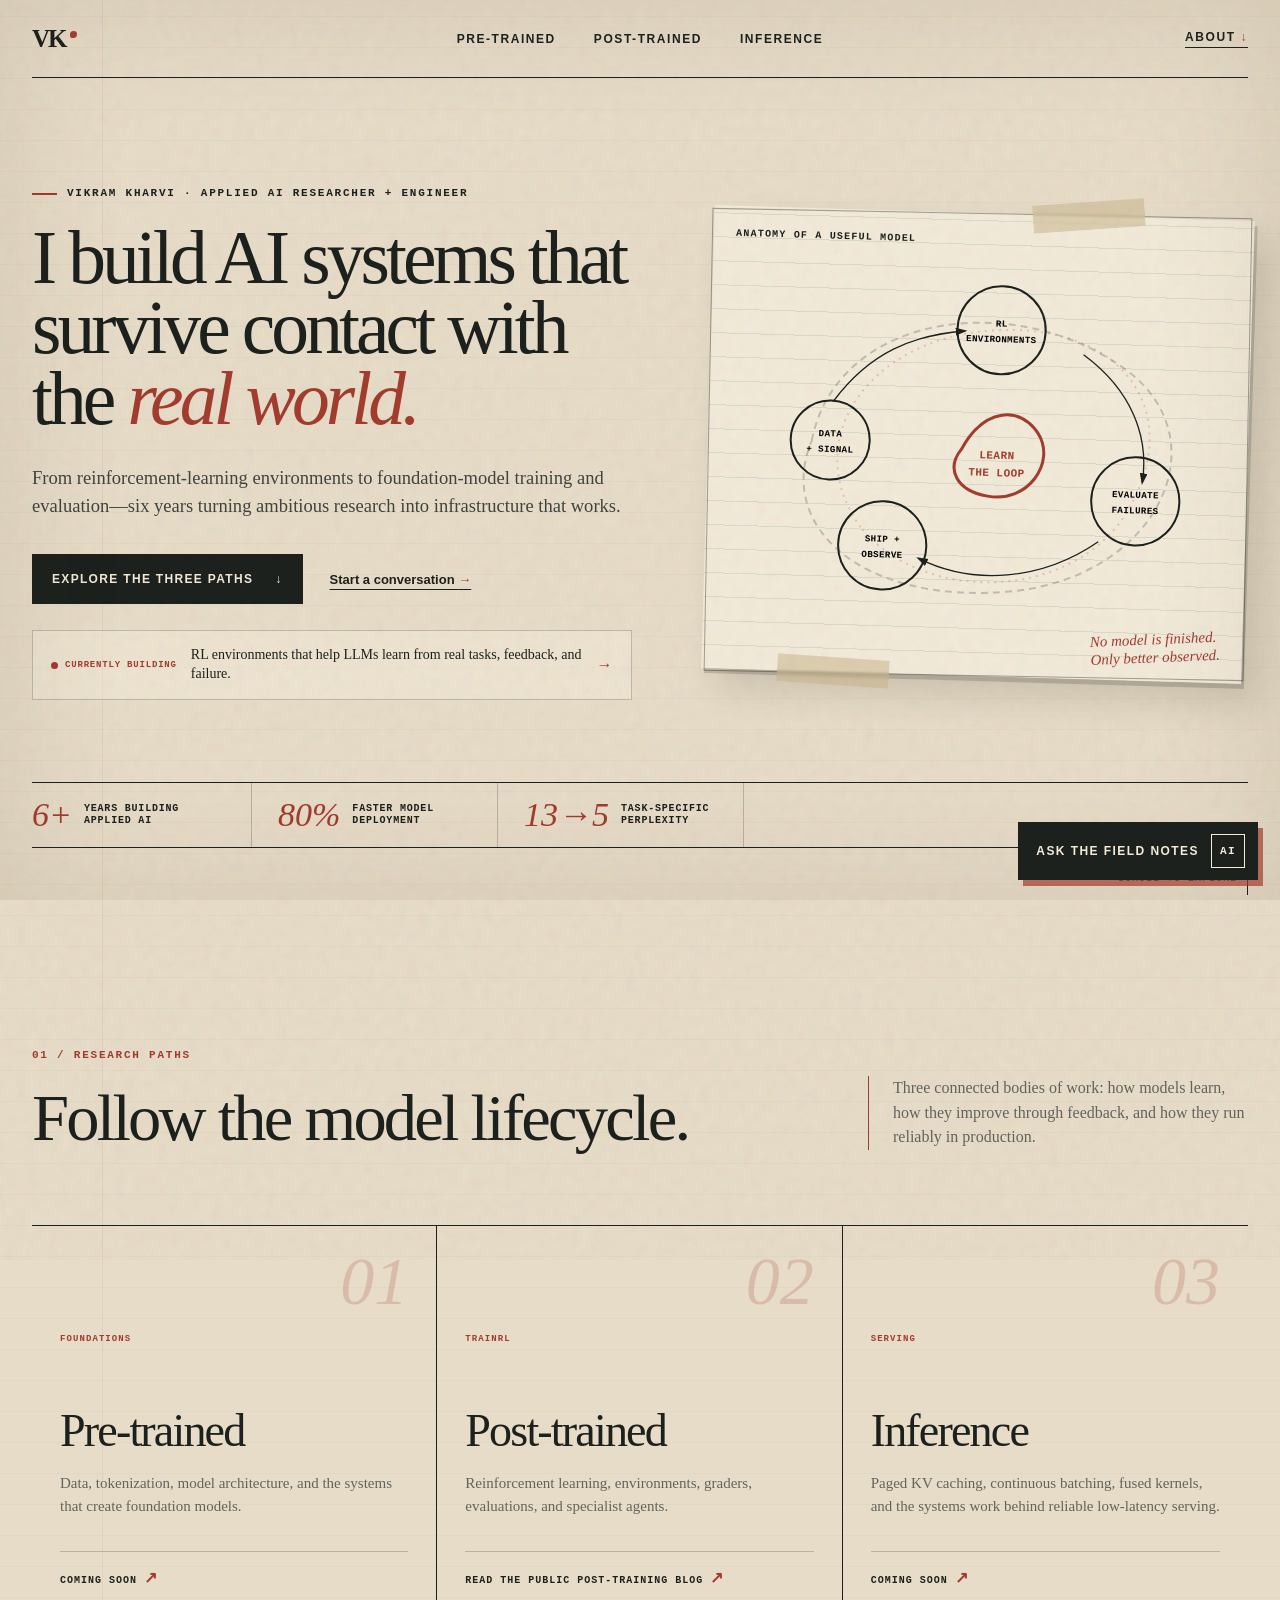
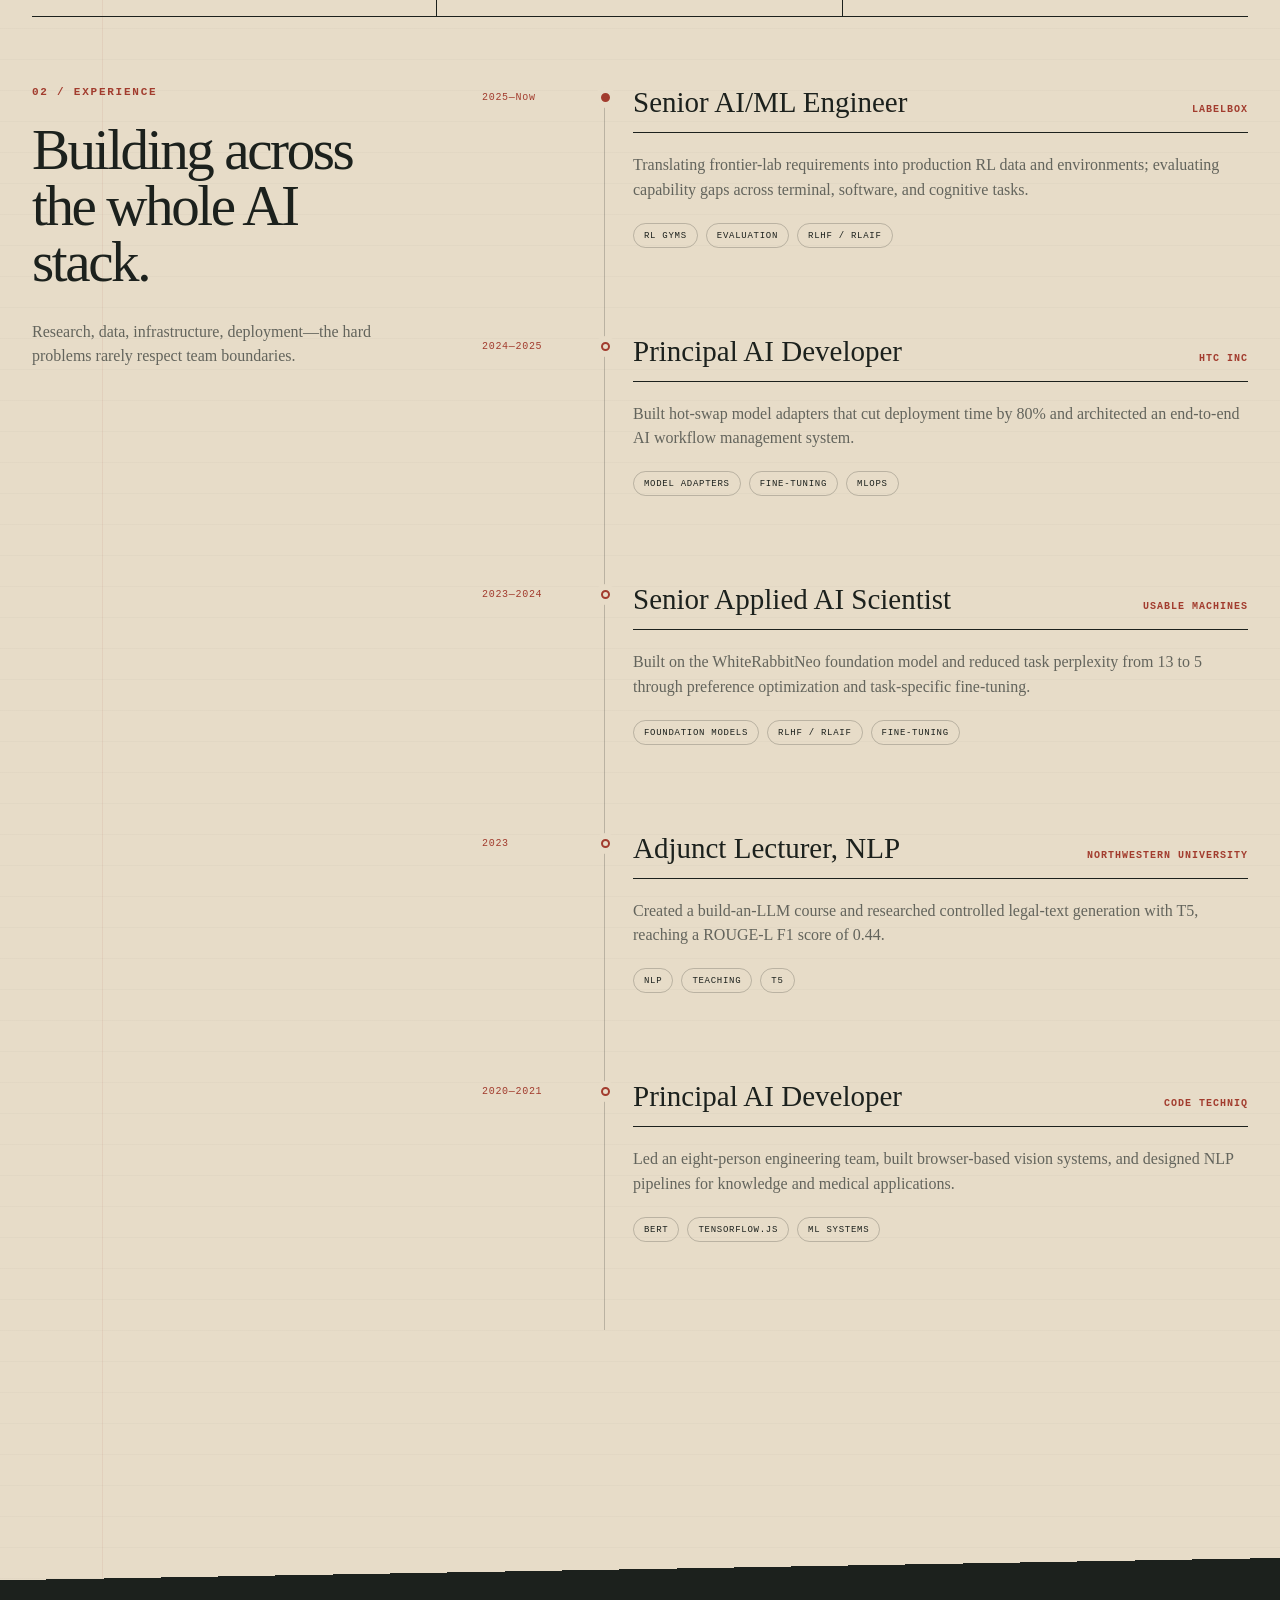
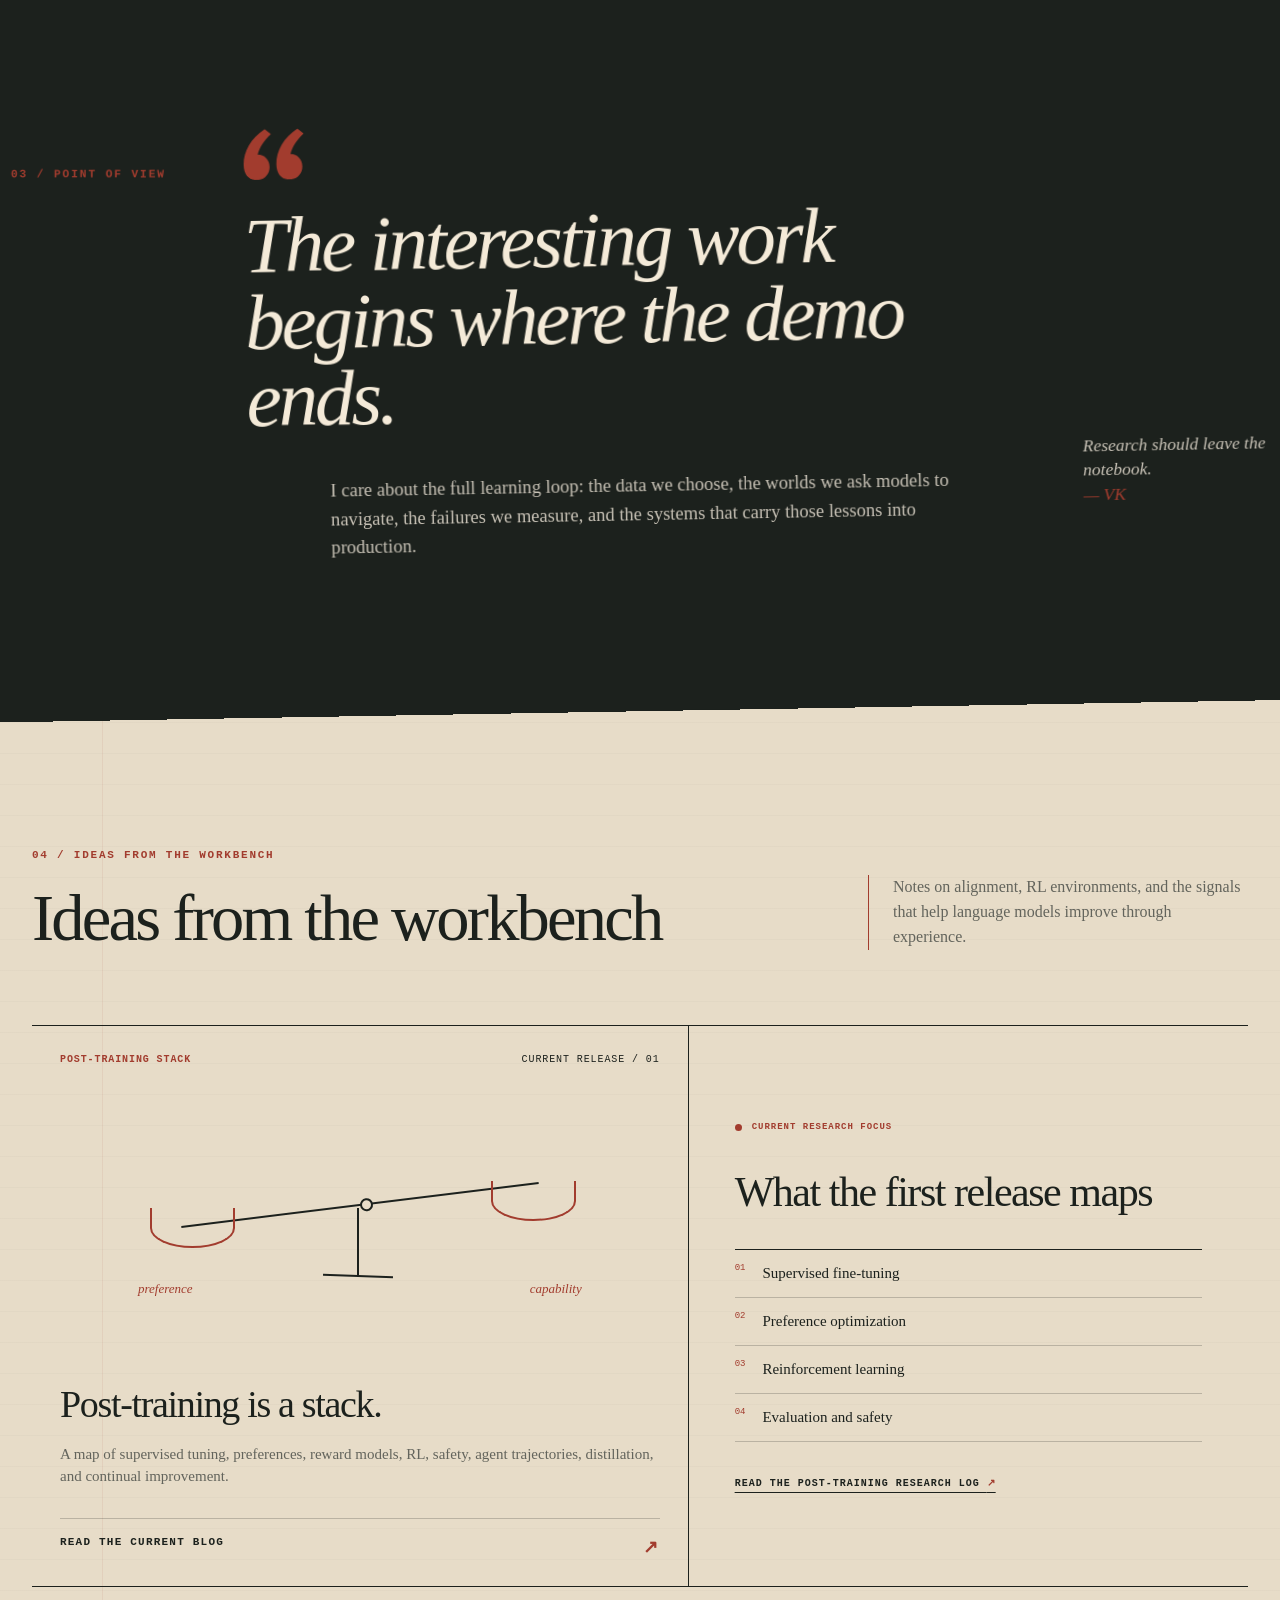
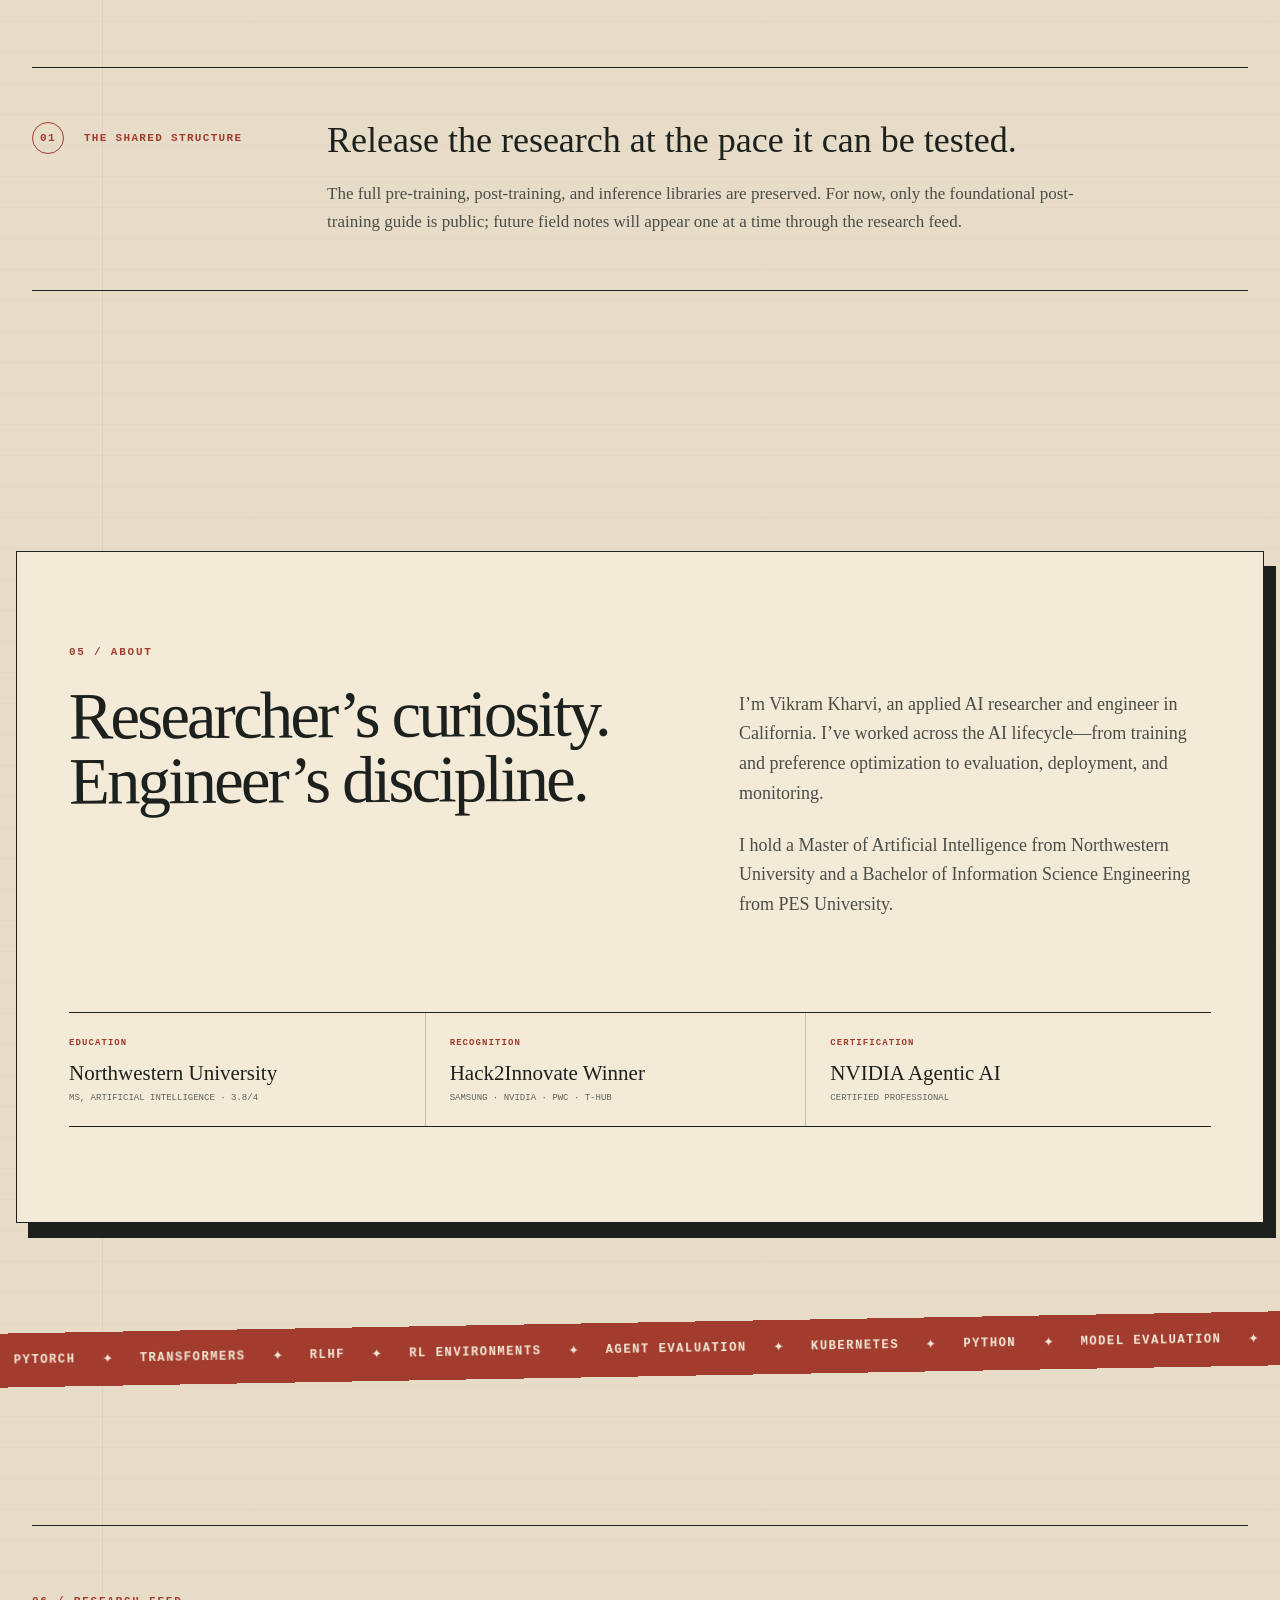
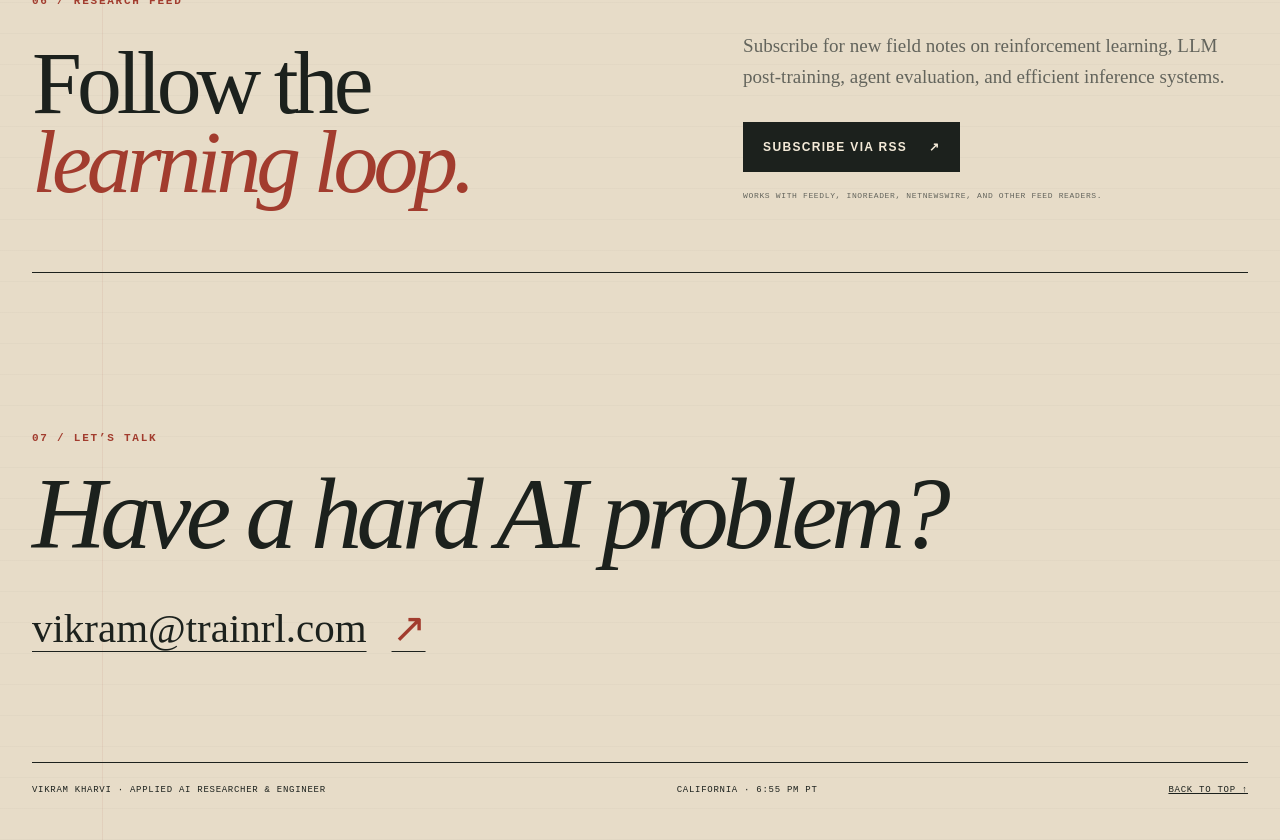
<file: index.html>
<!doctype html>
<html lang="en">
<head>
  <meta charset="UTF-8">
  <meta name="viewport" content="width=device-width, initial-scale=1.0">
  <meta name="description" content="Vikram Kharvi’s research on reinforcement learning, LLM post-training, evaluation, and efficient inference systems for reliable specialist AI agents.">
  <meta name="author" content="Vikram Kharvi">
  <meta name="robots" content="index, follow, max-image-preview:large, max-snippet:-1, max-video-preview:-1">
  <meta name="theme-color" content="#e8e0d0">
  <meta name="application-name" content="Art of Cyber AI">
  <meta name="google-site-verification" content="vRIzurizclOzgSjUg6yoeH83bafxe7Zh4FBChfM63OM">
  <title>Vikram Kharvi — RL, LLM Post-Training &amp; Inference</title>
  <link rel="canonical" href="https://artofcyberai.com/">
  <link rel="icon" href="/favicon.ico" sizes="any">
  <link rel="apple-touch-icon" href="/apple-touch-icon.png" sizes="180x180">
  <link rel="manifest" href="/site.webmanifest">
  <link rel="alternate" type="application/atom+xml" title="Art of Cyber AI research feed" href="https://artofcyberai.com/feed.xml">
  <link rel="stylesheet" href="styles.css?v=fieldnotes1">

  <script async src="https://www.googletagmanager.com/gtag/js?id=G-02V3VDQ7PP"></script>
  <script>
    window.dataLayer = window.dataLayer || [];
    function gtag(){dataLayer.push(arguments);}
    gtag('js', new Date());
    gtag('config', 'G-02V3VDQ7PP');
  </script>

  <meta property="og:type" content="website">
  <meta property="og:site_name" content="Art of Cyber AI">
  <meta property="og:url" content="https://artofcyberai.com/">
  <meta property="og:title" content="Vikram Kharvi — RL, LLM Post-Training &amp; Inference">
  <meta property="og:description" content="Research on reinforcement learning, LLM post-training, evaluation, and efficient inference systems for reliable specialist AI agents.">
  <meta property="og:image" content="https://artofcyberai.com/og-image.png">
  <meta property="og:image:width" content="1200">
  <meta property="og:image:height" content="630">
  <meta property="og:image:alt" content="Vikram Kharvi’s applied AI research across training, post-training, and inference">

  <meta name="twitter:card" content="summary_large_image">
  <meta name="twitter:title" content="Vikram Kharvi — RL, LLM Post-Training &amp; Inference">
  <meta name="twitter:description" content="Research on reinforcement learning, LLM post-training, evaluation, and efficient inference systems.">
  <meta name="twitter:image" content="https://artofcyberai.com/og-image.png">
  <meta name="twitter:image:alt" content="Vikram Kharvi’s applied AI research across training, post-training, and inference">

  <script type="application/ld+json">
  {
    "@context": "https://schema.org",
    "@type": "ProfilePage",
    "@id": "https://artofcyberai.com/#profile",
    "url": "https://artofcyberai.com/",
    "name": "Vikram Kharvi — Applied AI Researcher and Engineer",
    "description": "Research on reinforcement learning, LLM post-training, evaluation, and efficient inference systems.",
    "dateModified": "2026-08-15",
    "mainEntity": {
      "@type": "Person",
      "@id": "https://artofcyberai.com/#vikram-kharvi",
      "name": "Vikram Kharvi",
      "url": "https://artofcyberai.com/",
      "jobTitle": "Applied AI Researcher and Engineer",
      "description": "Applied AI researcher and engineer working across reinforcement learning, LLM post-training, evaluation, and inference systems.",
      "sameAs": [
        "https://github.com/VikramKharvi"
      ],
      "knowsAbout": [
        "Reinforcement learning",
        "Large language models",
        "LLM post-training",
        "AI agent evaluation",
        "AI inference systems"
      ]
    }
  }
  </script>
</head>
<body>
  <a class="skip-link" href="#main">Skip to content</a>
  <div class="scroll-progress" aria-hidden="true"><span></span></div>
  <div class="paper-grain" aria-hidden="true"></div>

  <nav class="site-nav" aria-label="Primary navigation">
    <a class="monogram" href="#top" aria-label="Vikram Kharvi, home">VK<span class="ink-dot"></span></a>
    <div class="nav-links">
      <a href="https://pre-trained.artofcyberai.com/">Pre-trained</a>
      <a href="https://trainrl.com/">Post-trained</a>
      <a href="https://inference.artofcyberai.com/">Inference</a>
    </div>
    <a class="nav-site" href="#about">About <span aria-hidden="true">↓</span></a>
  </nav>

  <header class="hero" id="top">
    <p class="margin-code" aria-hidden="true">FIELD NOTES / 2026</p>
    <div class="hero-copy reveal is-visible">
      <p class="eyebrow"><span></span> Vikram Kharvi · Applied AI researcher + engineer</p>
      <h1>I build AI systems that survive contact with the <em>real world.</em></h1>
      <p class="hero-deck">From reinforcement-learning environments to foundation-model training and evaluation—six years turning ambitious research into infrastructure that works.</p>
      <div class="hero-actions">
        <a class="button button-primary" href="#research-paths">Explore the three paths <span aria-hidden="true">↓</span></a>
        <a class="text-link" href="mailto:vikram@trainrl.com">Start a conversation <span aria-hidden="true">→</span></a>
      </div>
      <a class="current-work" href="https://trainrl.com/">
        <span><i aria-hidden="true"></i> Currently building</span>
        <strong>RL environments that help LLMs learn from real tasks, feedback, and failure.</strong>
        <b aria-hidden="true">→</b>
      </a>
    </div>

    <div class="hero-visual reveal is-visible" data-parallax="0.035" aria-hidden="true">
      <div class="diagram-paper">
        <p class="diagram-label">ANATOMY OF A USEFUL MODEL</p>
        <svg viewBox="0 0 540 430" role="img" aria-label="Hand-drawn loop connecting data, environments, evaluation, and deployment">
          <defs>
            <marker id="arrow" markerWidth="10" markerHeight="10" refX="7" refY="3" orient="auto" markerUnits="strokeWidth">
              <path d="M0,0 L0,6 L9,3 z" fill="currentColor"/>
            </marker>
          </defs>
          <path class="orbit orbit-one" d="M89 217C112 78 305 44 430 131C535 205 469 356 309 375C151 394 52 313 89 217Z"/>
          <path class="orbit orbit-two" d="M145 310C74 218 147 106 278 92C426 76 497 177 433 287C377 382 217 393 145 310Z"/>
          <path class="arrow-path" d="M111 174C150 118 197 99 252 93" marker-end="url(#arrow)"/>
          <path class="arrow-path" d="M382 115C437 153 456 204 450 252" marker-end="url(#arrow)"/>
          <path class="arrow-path" d="M404 318C344 362 269 370 209 342" marker-end="url(#arrow)"/>
          <circle cx="109" cy="216" r="43"/>
          <circle cx="292" cy="91" r="48"/>
          <circle cx="443" cy="273" r="48"/>
          <circle cx="169" cy="329" r="48"/>
          <text x="109" y="212" text-anchor="middle">DATA</text>
          <text x="109" y="229" text-anchor="middle">+ SIGNAL</text>
          <text x="292" y="87" text-anchor="middle">RL</text>
          <text x="292" y="104" text-anchor="middle">ENVIRONMENTS</text>
          <text x="443" y="269" text-anchor="middle">EVALUATE</text>
          <text x="443" y="286" text-anchor="middle">FAILURES</text>
          <text x="169" y="325" text-anchor="middle">SHIP +</text>
          <text x="169" y="342" text-anchor="middle">OBSERVE</text>
          <path class="scribble" d="M252 222c24-47 63-49 83-20 21 31-9 77-53 70-35-5-46-29-30-50Z"/>
          <text class="center-text" x="291" y="231" text-anchor="middle">LEARN</text>
          <text class="center-text" x="291" y="250" text-anchor="middle">THE LOOP</text>
        </svg>
        <p class="diagram-note">No model is finished.<br>Only better observed.</p>
      </div>
      <span class="tape tape-top"></span>
      <span class="tape tape-bottom"></span>
    </div>

    <div class="hero-metrics reveal is-visible">
      <div><strong>6+</strong><span>years building<br>applied AI</span></div>
      <div><strong>80%</strong><span>faster model<br>deployment</span></div>
      <div><strong>13→5</strong><span>task-specific<br>perplexity</span></div>
    </div>
    <a class="scroll-cue" href="#research-paths"><span>Scroll to explore</span><i aria-hidden="true"></i></a>
  </header>

  <main id="main">
    <section class="research-paths" id="research-paths" aria-labelledby="paths-title">
      <div class="section-heading reveal">
        <div>
          <p class="section-index">01 / Research paths</p>
          <h2 id="paths-title">Follow the model lifecycle.</h2>
        </div>
        <p>Three connected bodies of work: how models learn, how they improve through feedback, and how they run reliably in production.</p>
      </div>

      <div class="path-grid">
        <a class="path-card path-card-link reveal" id="pre-training" href="https://pre-trained.artofcyberai.com/">
          <span class="path-number">01</span>
          <p class="path-kicker">Foundations</p>
          <h3>Pre-trained</h3>
          <p>Data, tokenization, model architecture, and the systems that create foundation models.</p>
          <span class="path-status">Coming soon <b aria-hidden="true">↗</b></span>
        </a>

        <a class="path-card path-card-link reveal" id="post-training" href="https://trainrl.com/">
          <span class="path-number">02</span>
          <p class="path-kicker">TrainRL</p>
          <h3>Post-trained</h3>
          <p>Reinforcement learning, environments, graders, evaluations, and specialist agents.</p>
          <span class="path-status">Read the public post-training blog <b aria-hidden="true">↗</b></span>
        </a>

        <a class="path-card path-card-link reveal" id="inference" href="https://inference.artofcyberai.com/">
          <span class="path-number">03</span>
          <p class="path-kicker">Serving</p>
          <h3>Inference</h3>
          <p>Paged KV caching, continuous batching, fused kernels, and the systems work behind reliable low-latency serving.</p>
          <span class="path-status">Coming soon <b aria-hidden="true">↗</b></span>
        </a>
      </div>
    </section>

    <section class="work" id="work" aria-labelledby="work-title">
      <div class="work-intro reveal">
        <p class="section-index">02 / Experience</p>
        <h2 id="work-title">Building across the whole AI stack.</h2>
        <p>Research, data, infrastructure, deployment—the hard problems rarely respect team boundaries.</p>
      </div>

      <div class="timeline" role="list">
        <article class="timeline-item reveal" role="listitem">
          <div class="timeline-date">2025—Now</div>
          <div class="timeline-marker" aria-hidden="true"><span></span></div>
          <div class="timeline-copy">
            <div class="role-heading"><h3>Senior AI/ML Engineer</h3><p>Labelbox</p></div>
            <p>Translating frontier-lab requirements into production RL data and environments; evaluating capability gaps across terminal, software, and cognitive tasks.</p>
            <div class="tag-row"><span>RL gyms</span><span>Evaluation</span><span>RLHF / RLAIF</span></div>
          </div>
        </article>
        <article class="timeline-item reveal" role="listitem">
          <div class="timeline-date">2024—2025</div>
          <div class="timeline-marker" aria-hidden="true"><span></span></div>
          <div class="timeline-copy">
            <div class="role-heading"><h3>Principal AI Developer</h3><p>HTC Inc</p></div>
            <p>Built hot-swap model adapters that cut deployment time by 80% and architected an end-to-end AI workflow management system.</p>
            <div class="tag-row"><span>Model adapters</span><span>Fine-tuning</span><span>MLOps</span></div>
          </div>
        </article>
        <article class="timeline-item reveal" role="listitem">
          <div class="timeline-date">2023—2024</div>
          <div class="timeline-marker" aria-hidden="true"><span></span></div>
          <div class="timeline-copy">
            <div class="role-heading"><h3>Senior Applied AI Scientist</h3><p>Usable Machines</p></div>
            <p>Built on the WhiteRabbitNeo foundation model and reduced task perplexity from 13 to 5 through preference optimization and task-specific fine-tuning.</p>
            <div class="tag-row"><span>Foundation models</span><span>RLHF / RLAIF</span><span>Fine-tuning</span></div>
          </div>
        </article>
        <article class="timeline-item reveal" role="listitem">
          <div class="timeline-date">2023</div>
          <div class="timeline-marker" aria-hidden="true"><span></span></div>
          <div class="timeline-copy">
            <div class="role-heading"><h3>Adjunct Lecturer, NLP</h3><p>Northwestern University</p></div>
            <p>Created a build-an-LLM course and researched controlled legal-text generation with T5, reaching a ROUGE-L F1 score of 0.44.</p>
            <div class="tag-row"><span>NLP</span><span>Teaching</span><span>T5</span></div>
          </div>
        </article>
        <article class="timeline-item reveal" role="listitem">
          <div class="timeline-date">2020—2021</div>
          <div class="timeline-marker" aria-hidden="true"><span></span></div>
          <div class="timeline-copy">
            <div class="role-heading"><h3>Principal AI Developer</h3><p>Code Techniq</p></div>
            <p>Led an eight-person engineering team, built browser-based vision systems, and designed NLP pipelines for knowledge and medical applications.</p>
            <div class="tag-row"><span>BERT</span><span>TensorFlow.js</span><span>ML systems</span></div>
          </div>
        </article>
      </div>
    </section>

    <section class="manifesto" id="manifesto" aria-labelledby="manifesto-title">
      <p class="section-index">03 / Point of view</p>
      <div class="manifesto-copy reveal">
        <svg class="quote-mark" viewBox="0 0 100 82" aria-hidden="true"><path d="M37 0C15 14 2 35 2 57c0 17 9 25 21 25 12 0 21-9 21-21 0-11-8-20-19-20 3-12 11-23 22-33L37 0Zm53 0C68 14 55 35 55 57c0 17 9 25 21 25 12 0 21-9 21-21 0-11-8-20-19-20 3-12 11-23 22-33L90 0Z"/></svg>
        <h2 id="manifesto-title">The interesting work begins where the demo ends.</h2>
        <p>I care about the full learning loop: the data we choose, the worlds we ask models to navigate, the failures we measure, and the systems that carry those lessons into production.</p>
      </div>
      <p class="side-note reveal">Research should leave the notebook.<br><span>— VK</span></p>
    </section>

    <section class="notes" id="notes" aria-labelledby="notes-title">
      <div class="section-heading reveal">
        <div>
          <p class="section-index">04 / Ideas from the workbench</p>
          <h2 id="notes-title">Ideas from the workbench</h2>
        </div>
        <p>Notes on alignment, RL environments, and the signals that help language models improve through experience.</p>
      </div>

      <div class="note-grid">
        <article class="note-card note-featured reveal">
          <a href="https://trainrl.com/post-training-stack.html" aria-label="Read blog 01: Post-training is a stack">
            <div class="note-meta"><span>Post-training stack</span><time datetime="2026-08-13">Current release / 01</time></div>
            <div class="note-sketch note-sketch-alignment" aria-hidden="true">
              <span class="scale-beam"></span><span class="scale-left"></span><span class="scale-right"></span><span class="scale-base"></span>
              <small>preference</small><small>capability</small>
            </div>
            <h3>Post-training is a stack.</h3>
            <p>A map of supervised tuning, preferences, reward models, RL, safety, agent trajectories, distillation, and continual improvement.</p>
            <span class="read-link">Read the current blog <b>↗</b></span>
          </a>
        </article>

        <div class="note-focus reveal">
          <p><i aria-hidden="true"></i> Current research focus</p>
          <h3>What the first release maps</h3>
          <ul>
            <li><span>01</span> Supervised fine-tuning</li>
            <li><span>02</span> Preference optimization</li>
            <li><span>03</span> Reinforcement learning</li>
            <li><span>04</span> Evaluation and safety</li>
          </ul>
          <a href="https://trainrl.com/">Read the post-training research log <b>↗</b></a>
        </div>
      </div>
    </section>

    <section class="article-strip" aria-label="Expanded field notes">
      <article class="field-note reveal" id="alignment-note">
        <div class="article-kicker"><span>01</span> The shared structure</div>
        <div>
          <h3>Release the research at the pace it can be tested.</h3>
          <p>The full pre-training, post-training, and inference libraries are preserved. For now, only the foundational post-training guide is public; future field notes will appear one at a time through the research feed.</p>
        </div>
      </article>
    </section>

    <section class="about" id="about" aria-labelledby="about-title">
      <div class="about-paper reveal">
        <p class="section-index">05 / About</p>
        <div class="about-grid">
          <h2 id="about-title">Researcher’s curiosity.<br>Engineer’s discipline.</h2>
          <div class="about-copy">
            <p>I’m Vikram Kharvi, an applied AI researcher and engineer in California. I’ve worked across the AI lifecycle—from training and preference optimization to evaluation, deployment, and monitoring.</p>
            <p>I hold a Master of Artificial Intelligence from Northwestern University and a Bachelor of Information Science Engineering from PES University.</p>
          </div>
        </div>
        <div class="credential-row">
          <div><span>Education</span><strong>Northwestern University</strong><small>MS, Artificial Intelligence · 3.8/4</small></div>
          <div><span>Recognition</span><strong>Hack2Innovate Winner</strong><small>Samsung · NVIDIA · PWC · T-Hub</small></div>
          <div><span>Certification</span><strong>NVIDIA Agentic AI</strong><small>Certified Professional</small></div>
        </div>
      </div>

      <div class="skills-marquee" aria-label="Technical skills">
        <div>
          <span>PYTORCH</span><i>✦</i><span>TRANSFORMERS</span><i>✦</i><span>RLHF</span><i>✦</i><span>RL ENVIRONMENTS</span><i>✦</i><span>AGENT EVALUATION</span><i>✦</i><span>KUBERNETES</span><i>✦</i><span>PYTHON</span><i>✦</i><span>MODEL EVALUATION</span><i>✦</i>
          <span>PYTORCH</span><i>✦</i><span>TRANSFORMERS</span><i>✦</i><span>RLHF</span><i>✦</i><span>RL ENVIRONMENTS</span><i>✦</i><span>AGENT EVALUATION</span><i>✦</i><span>KUBERNETES</span><i>✦</i><span>PYTHON</span><i>✦</i><span>MODEL EVALUATION</span><i>✦</i>
        </div>
      </div>
    </section>

    <section class="subscribe reveal" id="subscribe" aria-labelledby="subscribe-title">
      <p class="section-index">06 / Research feed</p>
      <div class="subscribe-grid">
        <div>
          <h2 id="subscribe-title">Follow the<br><em>learning loop.</em></h2>
        </div>
        <div class="subscribe-copy">
          <p>Subscribe for new field notes on reinforcement learning, LLM post-training, agent evaluation, and efficient inference systems.</p>
          <a class="button button-primary" href="/feed.xml">Subscribe via RSS <span aria-hidden="true">&#8599;</span></a>
          <small>Works with Feedly, Inoreader, NetNewsWire, and other feed readers.</small>
        </div>
      </div>
    </section>








  </main>

  <footer>
    <div class="footer-main">
      <p class="section-index">07 / Let’s talk</p>
      <h2>Have a hard AI problem?</h2>
      <a class="footer-email" href="mailto:vikram@trainrl.com">vikram@trainrl.com <span>↗</span></a>
    </div>
    <div class="footer-bottom">
      <p>Vikram Kharvi · Applied AI Researcher & Engineer</p>
      <p>California · <span id="local-time">Pacific time</span></p>
      <a href="#top">Back to top ↑</a>
    </div>
  </footer>

  <script src="script.js?v=fieldnotes1"></script>
</body>
</html>
</file>
<file: styles.css>
:root {
  --paper: #e7dcc8;
  --paper-light: #f4ead8;
  --paper-deep: #cdbb9f;
  --ink: #1c211d;
  --muted: #63645c;
  --red: #a23c2e;
  --rust: #b45635;
  --green: #31594b;
  --line: rgba(28, 33, 29, 0.22);
  --sans: "Arial Narrow", "Aptos Narrow", "Helvetica Neue", Arial, sans-serif;
  --serif: "Iowan Old Style", "Palatino Linotype", Palatino, Baskerville, Georgia, serif;
  --mono: "Cascadia Mono", "SFMono-Regular", Consolas, monospace;
  --page: min(1240px, calc(100vw - 64px));
}

* { box-sizing: border-box; }
html { scroll-behavior: smooth; }
body {
  margin: 0;
  color: var(--ink);
  background:
    linear-gradient(90deg, transparent 0 8%, rgba(162, 60, 46, 0.08) 8% calc(8% + 1px), transparent calc(8% + 1px)),
    repeating-linear-gradient(0deg, rgba(28, 33, 29, 0.025) 0 1px, transparent 1px 31px),
    var(--paper);
  font-family: var(--sans);
  overflow-x: hidden;
  -webkit-font-smoothing: antialiased;
}

body::before {
  content: "";
  position: fixed;
  inset: 0;
  pointer-events: none;
  z-index: 30;
  box-shadow: inset 0 0 130px rgba(73, 55, 32, 0.12);
}

::selection { background: var(--red); color: var(--paper-light); }
a { color: inherit; }

.paper-grain {
  position: fixed;
  inset: -40%;
  z-index: 29;
  pointer-events: none;
  opacity: 0.22;
  background-image: url("data:image/svg+xml,%3Csvg viewBox='0 0 180 180' xmlns='http://www.w3.org/2000/svg'%3E%3Cfilter id='n'%3E%3CfeTurbulence type='fractalNoise' baseFrequency='.83' numOctaves='4' stitchTiles='stitch'/%3E%3C/filter%3E%3Crect width='100%25' height='100%25' filter='url(%23n)' opacity='.30'/%3E%3C/svg%3E");
  animation: grain 0.22s steps(2) infinite;
  mix-blend-mode: multiply;
}

@keyframes grain {
  0% { transform: translate3d(0, 0, 0); }
  25% { transform: translate3d(2%, -1%, 0); }
  50% { transform: translate3d(-1%, 2%, 0); }
  75% { transform: translate3d(1%, 1%, 0); }
  100% { transform: translate3d(-2%, -1%, 0); }
}

.skip-link {
  position: fixed;
  left: 16px;
  top: -60px;
  z-index: 100;
  padding: 12px 18px;
  background: var(--ink);
  color: var(--paper-light);
  transition: top 0.2s ease;
}
.skip-link:focus { top: 16px; }

.scroll-progress {
  position: fixed;
  top: 0;
  left: 0;
  right: 0;
  height: 3px;
  z-index: 90;
}
.scroll-progress span { display: block; width: 100%; height: 100%; background: var(--red); transform: scaleX(0); transform-origin: left; }

.site-nav {
  width: var(--page);
  height: 78px;
  margin: 0 auto;
  display: grid;
  grid-template-columns: 1fr auto 1fr;
  align-items: center;
  border-bottom: 1px solid var(--ink);
  position: relative;
  z-index: 40;
}
.monogram {
  justify-self: start;
  font-family: var(--serif);
  font-size: 25px;
  font-weight: 700;
  text-decoration: none;
  letter-spacing: -0.08em;
  position: relative;
}
.ink-dot {
  position: absolute;
  width: 7px;
  height: 7px;
  right: -11px;
  top: 6px;
  border-radius: 50% 46% 52% 41%;
  background: var(--red);
}
.nav-links { display: flex; gap: 38px; }
.nav-links a, .nav-resume, .nav-site {
  font-size: 12px;
  text-transform: uppercase;
  letter-spacing: 0.13em;
  font-weight: 700;
  text-decoration: none;
}
.nav-links a { position: relative; }
.nav-links a::after {
  content: "";
  position: absolute;
  left: 0;
  right: 100%;
  bottom: -5px;
  border-bottom: 1px solid var(--red);
  transition: right 0.3s ease;
}
.nav-links a:hover::after, .nav-links a:focus-visible::after { right: 0; }
.nav-links a[aria-current="page"] { color: var(--red); }
.nav-links a[aria-current="page"]::after { right: 0; }
.nav-links a span { color: var(--red); }
.nav-resume { justify-self: end; border-bottom: 1px solid var(--ink); padding-bottom: 3px; }
.nav-resume span { color: var(--red); }
.nav-site { justify-self: end; border-bottom: 1px solid var(--ink); padding-bottom: 3px; }
.nav-site span { color: var(--red); }

.hero {
  width: var(--page);
  min-height: calc(100vh - 78px);
  margin: 0 auto;
  position: relative;
  display: grid;
  grid-template-columns: minmax(0, 1.05fr) minmax(400px, 0.95fr);
  grid-template-rows: 1fr auto;
  gap: 34px 74px;
  align-items: center;
  padding: 62px 0 52px;
}
.margin-code {
  position: absolute;
  left: -55px;
  top: 50%;
  margin: 0;
  writing-mode: vertical-rl;
  transform: rotate(180deg);
  font: 10px var(--mono);
  letter-spacing: 0.18em;
  color: var(--muted);
}
.eyebrow, .section-index {
  margin: 0 0 24px;
  font: 700 11px/1 var(--mono);
  text-transform: uppercase;
  letter-spacing: 0.16em;
  color: var(--red);
}
.eyebrow { display: flex; align-items: center; gap: 10px; color: var(--ink); }
.eyebrow span { width: 25px; height: 2px; background: var(--red); }
.hero h1 {
  max-width: 760px;
  margin: 0;
  font: 400 clamp(54px, 5.9vw, 94px)/0.93 var(--serif);
  letter-spacing: -0.052em;
}
.hero h1 em { color: var(--red); font-weight: 400; }
.hero-deck {
  max-width: 650px;
  margin: 30px 0 0;
  font: 400 clamp(17px, 1.45vw, 21px)/1.52 var(--serif);
  color: #41443e;
}
.hero-actions { display: flex; gap: 27px; align-items: center; margin-top: 34px; }
.current-work {
  max-width: 650px;
  margin-top: 26px;
  padding: 15px 18px;
  display: grid;
  grid-template-columns: auto 1fr auto;
  gap: 14px;
  align-items: center;
  border: 1px solid var(--line);
  background: rgba(244, 234, 216, 0.44);
  text-decoration: none;
  transition: background 0.25s ease, transform 0.25s ease;
}
.current-work:hover { background: var(--paper-light); transform: translateX(4px); }
.current-work > span { display: flex; align-items: center; gap: 7px; color: var(--red); font: 700 9px var(--mono); text-transform: uppercase; letter-spacing: 0.09em; white-space: nowrap; }
.current-work i, .currently-card i { width: 7px; height: 7px; display: inline-block; background: var(--red); border-radius: 50%; animation: pulseDot 1.8s ease-in-out infinite; }
.current-work strong { font: 400 14px/1.35 var(--serif); }
.current-work b { color: var(--red); }
@keyframes pulseDot { 0%,100% { box-shadow: 0 0 0 0 rgba(162,60,46,.25); } 50% { box-shadow: 0 0 0 6px rgba(162,60,46,0); } }
.button {
  min-height: 50px;
  padding: 0 20px;
  display: inline-flex;
  align-items: center;
  gap: 22px;
  text-decoration: none;
  font-size: 12px;
  text-transform: uppercase;
  letter-spacing: 0.11em;
  font-weight: 700;
  transition: transform 0.25s ease, background 0.25s ease;
}
.button-primary { background: var(--ink); color: var(--paper-light); }
.button-primary:hover { transform: translateY(-3px) rotate(-0.5deg); background: var(--red); }
.text-link { font-size: 13px; font-weight: 700; text-underline-offset: 5px; }
.text-link span { color: var(--red); }

.hero-visual { position: relative; transform: translateY(var(--parallax-y, 0)); will-change: transform; }
.diagram-paper {
  width: min(100%, 540px);
  margin-left: auto;
  padding: 22px 22px 15px;
  position: relative;
  background:
    repeating-linear-gradient(0deg, transparent 0 23px, rgba(49, 89, 75, 0.12) 23px 24px),
    #f2ead9;
  box-shadow: 3px 5px 0 rgba(28,33,29,0.18), 16px 20px 34px rgba(52,40,24,0.14);
  transform: rotate(1.7deg);
}
.diagram-paper::after {
  content: "";
  position: absolute;
  inset: 0;
  border: 1px solid rgba(28,33,29,0.38);
  transform: rotate(-0.6deg);
  pointer-events: none;
}
.diagram-label { margin: 0; font: 700 10px var(--mono); letter-spacing: 0.12em; }
.diagram-paper svg { width: 100%; color: var(--ink); overflow: visible; }
.diagram-paper circle, .orbit, .arrow-path, .scribble { fill: none; stroke: currentColor; stroke-width: 2; vector-effect: non-scaling-stroke; }
.diagram-paper .orbit { opacity: 0.22; stroke-dasharray: 7 5; }
.diagram-paper .orbit-two { stroke: var(--red); stroke-dasharray: 2 5; }
.arrow-path { stroke-width: 1.3; }
.scribble { stroke: var(--red); stroke-width: 3; }
.diagram-paper text { font: 700 10px var(--mono); letter-spacing: 0.04em; }
.diagram-paper .center-text { font-size: 12px; fill: var(--red); }
.diagram-note { margin: -20px 0 0 auto; width: max-content; font: italic 15px/1.2 var(--serif); color: var(--red); transform: rotate(-4deg); }
.tape { position: absolute; width: 112px; height: 28px; background: rgba(199, 180, 137, 0.52); z-index: 2; backdrop-filter: blur(1px); }
.tape-top { right: 19%; top: -11px; transform: rotate(-4deg); }
.tape-bottom { left: 13%; bottom: -9px; transform: rotate(4deg); }

.hero-metrics { grid-column: 1 / -1; display: flex; gap: 0; border-top: 1px solid var(--ink); border-bottom: 1px solid var(--ink); }
.hero-metrics div { flex: 0 1 220px; display: flex; gap: 12px; align-items: center; padding: 15px 26px 15px 0; margin-right: 26px; border-right: 1px solid var(--line); }
.hero-metrics strong { font: italic 34px/1 var(--serif); color: var(--red); }
.hero-metrics span { font: 700 10px/1.25 var(--mono); text-transform: uppercase; letter-spacing: 0.08em; }
.scroll-cue { position: absolute; right: 0; bottom: 5px; display: flex; gap: 10px; align-items: center; text-decoration: none; font: 10px var(--mono); text-transform: uppercase; letter-spacing: 0.1em; }
.scroll-cue i { display: block; width: 1px; height: 34px; background: var(--ink); animation: scrollCue 1.8s ease-in-out infinite; transform-origin: top; }
@keyframes scrollCue { 0%,100% { transform: scaleY(0.25); } 50% { transform: scaleY(1); } }

main { overflow: clip; }
.manifesto {
  margin-top: 100px;
  min-height: 720px;
  padding: 130px max(32px, calc((100vw - 1240px)/2));
  position: relative;
  display: grid;
  grid-template-columns: 180px 1fr 180px;
  gap: 45px;
  align-items: center;
  background: var(--ink);
  color: var(--paper-light);
  transform: rotate(-1deg) scale(1.03);
}
.manifesto > * { transform: rotate(1deg); }
.manifesto .section-index { align-self: start; margin-top: 55px; }
.manifesto-copy { max-width: 760px; }
.quote-mark { width: 60px; fill: var(--red); margin-bottom: 22px; }
.manifesto h2 { margin: 0; font: italic 400 clamp(48px, 6vw, 90px)/0.98 var(--serif); letter-spacing: -0.04em; }
.manifesto-copy p { max-width: 650px; margin: 38px 0 0 80px; font: 18px/1.55 var(--serif); color: #c8c2b6; }
.side-note { align-self: end; margin-bottom: 60px; font: italic 17px/1.4 var(--serif); color: #c8c2b6; transform: rotate(5deg); }
.side-note span { color: var(--red); }

.research-paths { width: var(--page); margin: 0 auto; padding: 150px 0 0; }
.path-grid { display: grid; grid-template-columns: repeat(3, 1fr); border-top: 1px solid var(--ink); border-bottom: 1px solid var(--ink); }
.path-card { min-height: 390px; padding: 28px; position: relative; display: flex; flex-direction: column; border-right: 1px solid var(--ink); color: inherit; text-decoration: none; scroll-margin-top: 100px; }
.path-card:last-child { border-right: 0; }
.path-number { align-self: flex-end; color: rgba(162,60,46,.2); font: italic 68px/.8 var(--serif); }
.path-kicker { margin: 25px 0 0; color: var(--red); font: 700 9px var(--mono); text-transform: uppercase; letter-spacing: .12em; }
.path-card h3 { margin: auto 0 18px; font: 400 clamp(36px, 3.6vw, 52px)/1 var(--serif); letter-spacing: -.04em; }
.path-card > p:not(.path-kicker) { margin: 0 0 34px; color: var(--muted); font: 15px/1.5 var(--serif); }
.path-status { padding-top: 16px; border-top: 1px solid var(--line); font: 700 10px var(--mono); text-transform: uppercase; letter-spacing: .1em; }
.path-status b { color: var(--red); font-size: 16px; }
.path-card-link { transition: background .25s ease, transform .25s ease; }
.path-card-link:hover, .path-card-link:focus-visible { background: var(--paper-light); transform: translateY(-5px); }

.notes, .work { width: var(--page); margin: 0 auto; padding: 150px 0; }
.section-heading { display: grid; grid-template-columns: 1fr 380px; gap: 70px; align-items: end; margin-bottom: 75px; }
.section-heading h2, .work-intro h2, .about h2 { margin: 0; font: 400 clamp(48px, 5.2vw, 76px)/0.98 var(--serif); letter-spacing: -0.042em; }
.section-heading > p { margin: 0; padding-left: 24px; border-left: 1px solid var(--red); font: 16px/1.55 var(--serif); color: var(--muted); }

.note-grid { display: grid; grid-template-columns: 1.08fr 0.92fr; border-top: 1px solid var(--ink); border-bottom: 1px solid var(--ink); }
.note-card { min-height: 560px; border-right: 1px solid var(--ink); position: relative; overflow: hidden; transition: background 0.35s ease; }
.note-card:last-child { border-right: 0; }
.note-card a { height: 100%; padding: 28px; display: flex; flex-direction: column; color: inherit; text-decoration: none; }
.note-card:hover { background: rgba(244, 237, 223, 0.56); }
.note-card:hover .read-link b { transform: translate(4px, -4px); }
.note-meta { display: flex; justify-content: space-between; gap: 15px; font: 10px var(--mono); letter-spacing: 0.09em; text-transform: uppercase; }
.note-meta span { color: var(--red); font-weight: 700; }
.note-card h3 { margin: auto 0 18px; max-width: 330px; font: 400 38px/1.04 var(--serif); letter-spacing: -0.035em; }
.note-card > a > p { margin: 0 0 30px; color: var(--muted); font: 15px/1.5 var(--serif); }
.read-link { padding-top: 17px; border-top: 1px solid var(--line); display: flex; justify-content: space-between; font: 700 11px var(--mono); text-transform: uppercase; letter-spacing: 0.11em; }
.read-link b { color: var(--red); font-size: 18px; transition: transform 0.25s ease; }
.note-focus { padding: 40px 46px; display: flex; flex-direction: column; justify-content: center; }
.note-focus > p { display: flex; align-items: center; gap: 10px; margin: 0 0 38px; color: var(--red); font: 700 9px var(--mono); text-transform: uppercase; letter-spacing: .11em; }
.note-focus > p i { width: 7px; height: 7px; background: var(--red); border-radius: 50%; animation: pulseDot 1.8s ease-in-out infinite; }
.note-focus h3 { max-width: 470px; margin: 0 0 35px; font: 400 42px/1.05 var(--serif); letter-spacing: -.035em; }
.note-focus ul { margin: 0 0 35px; padding: 0; list-style: none; border-top: 1px solid var(--ink); }
.note-focus li { padding: 13px 0; display: flex; gap: 17px; border-bottom: 1px solid var(--line); font: 15px/1.4 var(--serif); }
.note-focus li span { color: var(--red); font: 9px var(--mono); }
.note-focus > a { align-self: flex-start; font: 700 10px var(--mono); text-transform: uppercase; letter-spacing: .1em; text-underline-offset: 6px; }
.note-focus > a b { color: var(--red); }
.note-sketch { height: 210px; margin: 38px 0 10px; position: relative; }
.scale-beam { position: absolute; left: 20%; top: 48%; width: 60%; height: 2px; background: var(--ink); transform: rotate(-7deg); }
.scale-beam::before { content: ""; position: absolute; width: 9px; height: 9px; border: 2px solid var(--ink); border-radius: 50%; left: 50%; top: -5px; background: var(--paper); }
.scale-base { position: absolute; left: 49.5%; top: 50%; width: 2px; height: 33%; background: var(--ink); }
.scale-base::after { content: ""; position: absolute; width: 70px; height: 2px; background: var(--ink); left: -34px; bottom: 0; transform: rotate(2deg); }
.scale-left, .scale-right { position: absolute; width: 85px; height: 40px; border: 2px solid var(--red); border-top: 0; border-radius: 0 0 50% 50%; }
.scale-left { left: 15%; top: 50%; }
.scale-right { right: 14%; top: 37%; }
.note-sketch small { position: absolute; bottom: 16px; font: italic 13px var(--serif); color: var(--red); }
.note-sketch small:first-of-type { left: 13%; }
.note-sketch small:last-of-type { right: 13%; }

.article-strip { width: var(--page); margin: -70px auto 0; padding-bottom: 130px; }
.field-note { scroll-margin-top: 24px; display: grid; grid-template-columns: 250px 1fr; gap: 45px; padding: 54px 0; border-top: 1px solid var(--ink); }
.field-note:last-child { border-bottom: 1px solid var(--ink); }
.article-kicker { font: 700 11px var(--mono); text-transform: uppercase; letter-spacing: 0.12em; color: var(--red); }
.article-kicker span { display: inline-grid; place-items: center; width: 32px; height: 32px; margin-right: 12px; border: 1px solid var(--red); border-radius: 50%; }
.field-note h3 { margin: 0 0 20px; font: 400 36px/1.05 var(--serif); }
.field-note p { max-width: 780px; margin: 0; font: 17px/1.65 var(--serif); color: #4b4d47; }

.work { display: grid; grid-template-columns: 340px 1fr; gap: 110px; padding-top: 70px; }
.work-intro { position: sticky; top: 80px; align-self: start; }
.work-intro h2 { font-size: 57px; }
.work-intro > p:last-child { margin: 30px 0 0; font: 16px/1.5 var(--serif); color: var(--muted); }
.timeline { position: relative; }
.timeline::before { content: ""; position: absolute; left: 122px; top: 13px; bottom: 0; width: 1px; background: var(--line); }
.timeline-item { display: grid; grid-template-columns: 95px 16px 1fr; gap: 20px; padding-bottom: 88px; }
.timeline-date { padding-top: 5px; font: 10px var(--mono); letter-spacing: 0.07em; color: var(--red); }
.timeline-marker { display: flex; justify-content: center; padding-top: 6px; position: relative; z-index: 1; }
.timeline-marker span { width: 9px; height: 9px; border-radius: 50%; background: var(--paper); border: 2px solid var(--red); box-shadow: 0 0 0 6px var(--paper); }
.timeline-item:first-child .timeline-marker span { background: var(--red); animation: pulse 2.2s ease-out infinite; }
@keyframes pulse { 0%,100% { box-shadow: 0 0 0 6px var(--paper); } 50% { box-shadow: 0 0 0 11px rgba(162,60,46,0.12); } }
.role-heading { display: flex; justify-content: space-between; gap: 24px; align-items: baseline; border-bottom: 1px solid var(--ink); padding-bottom: 13px; }
.role-heading h3 { margin: 0; font: 400 29px/1.1 var(--serif); }
.role-heading p { margin: 0; font: 700 10px var(--mono); text-transform: uppercase; letter-spacing: 0.1em; color: var(--red); text-align: right; }
.timeline-copy > p { margin: 20px 0; font: 16px/1.55 var(--serif); color: var(--muted); }
.tag-row { display: flex; flex-wrap: wrap; gap: 8px; }
.tag-row span { padding: 7px 10px 6px; border: 1px solid var(--line); border-radius: 20px; font: 9px var(--mono); text-transform: uppercase; letter-spacing: 0.08em; }

.about { padding-top: 130px; }
.about-paper { width: min(1350px, calc(100vw - 32px)); margin: 0 auto; padding: 95px clamp(32px, calc((100vw - 1176px)/2), 87px); background: var(--paper-light); border: 1px solid var(--ink); box-shadow: 12px 15px 0 var(--ink); transform: rotate(0.35deg); }
.about-grid { display: grid; grid-template-columns: 1fr 0.8fr; gap: 80px; align-items: start; }
.about-grid h2 { transform: rotate(-0.35deg); }
.about-copy { padding-top: 8px; }
.about-copy p { margin: 0 0 22px; font: 18px/1.65 var(--serif); color: #4a4c46; }
.credential-row { display: grid; grid-template-columns: repeat(3, 1fr); gap: 0; margin-top: 70px; border-top: 1px solid var(--ink); border-bottom: 1px solid var(--ink); }
.credential-row div { padding: 25px 24px 22px 0; margin-right: 24px; border-right: 1px solid var(--line); display: flex; flex-direction: column; }
.credential-row div:last-child { border-right: 0; }
.credential-row span { margin-bottom: 13px; color: var(--red); font: 700 9px var(--mono); text-transform: uppercase; letter-spacing: 0.12em; }
.credential-row strong { font: 400 21px/1.2 var(--serif); }
.credential-row small { margin-top: 6px; font: 9px/1.4 var(--mono); color: var(--muted); text-transform: uppercase; }
.skills-marquee { margin: 100px 0 0; padding: 18px 0; background: var(--red); color: var(--paper-light); overflow: hidden; transform: rotate(-1deg) scale(1.02); }
.skills-marquee div { display: flex; align-items: center; width: max-content; animation: marquee 30s linear infinite; }
.skills-marquee span { padding: 0 26px; font: 700 12px var(--mono); letter-spacing: 0.12em; }
.skills-marquee i { font: normal 13px var(--serif); }
@keyframes marquee { to { transform: translateX(-50%); } }

.subscribe { width: var(--page); margin: 150px auto 0; padding: 70px 0; border-top: 1px solid var(--ink); border-bottom: 1px solid var(--ink); }
.subscribe-grid { display: grid; grid-template-columns: 1fr .8fr; gap: 80px; align-items: end; }
.subscribe h2 { margin: 0; font: 400 clamp(56px,7vw,104px)/.88 var(--serif); letter-spacing: -.055em; }
.subscribe h2 em { color: var(--red); font-weight: 400; }
.subscribe-copy > p { max-width: 540px; margin: 0 0 30px; font: 19px/1.6 var(--serif); color: var(--muted); }
.subscribe-copy .button { margin-bottom: 18px; }
.subscribe-copy small { display: block; color: var(--muted); font: 8px/1.5 var(--mono); text-transform: uppercase; letter-spacing: .08em; }

footer { width: var(--page); margin: 0 auto; padding: 160px 0 45px; }
.footer-main { padding-bottom: 110px; }
.footer-main h2 { margin: 0 0 45px; font: italic 400 clamp(56px, 8vw, 118px)/0.9 var(--serif); letter-spacing: -0.055em; }
.footer-email { display: inline-flex; gap: 25px; align-items: center; font: 400 clamp(22px, 3.2vw, 46px)/1.15 var(--serif); text-decoration-thickness: 1px; text-underline-offset: 9px; }
.footer-email span { color: var(--red); transition: transform 0.25s ease; }
.footer-email:hover span { transform: translate(5px, -5px); }
.footer-bottom { padding-top: 22px; border-top: 1px solid var(--ink); display: flex; justify-content: space-between; gap: 30px; font: 9px var(--mono); text-transform: uppercase; letter-spacing: 0.08em; }
.footer-bottom p { margin: 0; }

/* Dedicated research journal */
.blog-page { background-position: 0 0; }
.blog-hero {
  width: var(--page);
  min-height: calc(100vh - 78px);
  margin: 0 auto;
  padding: 70px 0 100px;
  display: grid;
  grid-template-columns: minmax(0, 1.08fr) minmax(440px, .92fr);
  gap: 70px;
  align-items: center;
}
.back-link { display: inline-block; margin-bottom: 58px; font: 700 10px var(--mono); text-transform: uppercase; letter-spacing: .11em; text-underline-offset: 5px; }
.blog-hero h1 { max-width: 780px; margin: 0; font: 400 clamp(58px, 6vw, 92px)/.94 var(--serif); letter-spacing: -.052em; }
.blog-hero h1 em { color: var(--red); font-weight: 400; }
.blog-deck { max-width: 690px; margin: 30px 0; font: 19px/1.58 var(--serif); color: #444640; }
.article-meta { display: flex; flex-wrap: wrap; gap: 0; border-top: 1px solid var(--ink); border-bottom: 1px solid var(--ink); }
.article-meta span { padding: 12px 18px 11px 0; margin-right: 18px; border-right: 1px solid var(--line); color: var(--muted); font: 700 9px var(--mono); text-transform: uppercase; letter-spacing: .1em; }
.medium-reference { padding: 12px 0 11px; color: var(--red); font: 700 9px var(--mono); text-transform: uppercase; letter-spacing: .1em; text-decoration: none; }
.medium-reference:hover { text-decoration: underline; text-underline-offset: 4px; }
.rl-visual { transform: translateY(var(--parallax-y, 0)); }

.blog-main { overflow: visible; }
.blog-article { width: min(1020px, calc(100vw - 64px)); margin: 0 auto; padding: 135px 0 40px; }
.article-lede { max-width: 850px; margin: 0 auto 100px; font: 29px/1.48 var(--serif); }
.article-lede span { color: var(--red); font-style: italic; }
.article-rule { display: flex; align-items: center; gap: 18px; margin-bottom: 100px; color: var(--red); font: 700 9px var(--mono); letter-spacing: .12em; }
.article-rule i { flex: 1; height: 1px; background: var(--ink); }
.article-section { display: grid; grid-template-columns: 175px 1fr; gap: 70px; padding: 10px 0 120px; }
.article-section aside { padding-top: 8px; color: var(--red); font: 700 9px var(--mono); text-transform: uppercase; letter-spacing: .11em; }
.article-section aside span { width: 38px; height: 38px; display: grid; place-items: center; margin-bottom: 12px; border: 1px solid var(--red); border-radius: 50%; }
.article-section aside p { margin: 0; }
.article-section h2 { max-width: 700px; margin: 0 0 35px; font: 400 52px/1.02 var(--serif); letter-spacing: -.04em; }
.article-section > div > p { margin: 0 0 25px; font: 19px/1.72 var(--serif); color: #444640; }
.article-section blockquote { margin: 55px 0 20px; padding: 0 0 0 35px; border-left: 3px solid var(--red); font: italic 35px/1.2 var(--serif); color: var(--red); }
.article-close { padding-bottom: 160px; }
.article-close .button { margin-top: 25px; }

/* Series archive */
.series-hero {
  width: var(--page);
  min-height: 670px;
  margin: 0 auto;
  padding: 75px 0 100px;
  position: relative;
  display: grid;
  grid-template-columns: 1.15fr .65fr;
  gap: 100px;
  align-items: end;
}
.series-hero .margin-code { left: -55px; top: 45%; }
.series-hero h1 { margin: 0; font: 400 clamp(76px, 9vw, 138px)/.82 var(--serif); letter-spacing: -.06em; }
.series-hero h1 em { color: var(--red); font-weight: 400; }
.series-intro { max-width: 460px; padding: 30px 0 8px 30px; border-left: 1px solid var(--red); }
.series-count { margin: 0 0 28px; color: var(--red); font: 700 9px var(--mono); text-transform: uppercase; letter-spacing: .11em; }
.series-intro > p:not(.series-count) { margin: 0 0 35px; font: 20px/1.6 var(--serif); color: #464842; }
.series-intro a { font: 700 10px var(--mono); text-transform: uppercase; letter-spacing: .1em; text-underline-offset: 6px; }
.series-intro a span { color: var(--red); }
.title-board { width: var(--page); margin: 0 auto; padding: 130px 0; }
.title-board-heading { margin-bottom: 75px; display: grid; grid-template-columns: 1fr 360px; gap: 70px; align-items: end; }
.title-board-heading h2 { margin: 0; font: 400 clamp(52px, 5.5vw, 82px)/.96 var(--serif); letter-spacing: -.045em; }
.title-board-heading > p { margin: 0; padding-left: 24px; border-left: 1px solid var(--red); font: 17px/1.55 var(--serif); color: var(--muted); }
.title-list { margin: 0; padding: 0; list-style: none; border-top: 1px solid var(--ink); }
.title-item { border-bottom: 1px solid var(--ink); }
.title-item > a, .title-item > div { min-height: 255px; padding: 32px 22px 32px 0; display: grid; grid-template-columns: 90px 1fr 110px; gap: 30px; align-items: start; text-decoration: none; transition: background .28s ease, padding-left .28s ease; }
.title-item > a:hover { padding-left: 20px; background: var(--paper-light); }
.title-item.is-published { background: rgba(244,234,216,.5); }
.issue-number { color: var(--red); font: italic 44px/1 var(--serif); }
.issue-meta { margin-bottom: 34px; display: flex; gap: 22px; color: var(--red); font: 700 9px var(--mono); text-transform: uppercase; letter-spacing: .1em; }
.issue-meta span + span { color: var(--muted); }
.issue-copy h3 { max-width: 890px; margin: 0 0 18px; font: 400 clamp(31px, 3vw, 47px)/1.04 var(--serif); letter-spacing: -.035em; }
.issue-copy > p { max-width: 720px; margin: 0; font: 16px/1.5 var(--serif); color: var(--muted); }
.issue-action, .issue-status { justify-self: end; color: var(--red); font: 700 9px var(--mono); text-transform: uppercase; letter-spacing: .1em; }
.issue-action b { font-size: 18px; }
.issue-status { color: var(--muted); }
.title-item:not(.is-published) .issue-copy h3 { color: #383b36; }
.series-method { width: var(--page); margin: 0 auto; padding: 110px 0 150px; }
.method-grid { display: grid; grid-template-columns: repeat(3,1fr); border-top: 1px solid var(--ink); border-left: 1px solid var(--ink); }
.method-grid > div { min-height: 260px; padding: 30px; display: flex; flex-direction: column; border-right: 1px solid var(--ink); border-bottom: 1px solid var(--ink); }
.method-grid span { color: var(--red); font: 700 9px var(--mono); }
.method-grid strong { margin-top: auto; font: 400 35px var(--serif); }
.method-grid p { margin: 14px 0 0; font: 15px/1.5 var(--serif); color: var(--muted); }
.first-issue { width: min(1350px, calc(100vw - 32px)); margin: 0 auto 100px; padding: 100px max(32px, calc((100% - 1176px)/2)); position: relative; background: var(--ink); color: var(--paper-light); transform: rotate(-.5deg); }
.first-issue h2 { max-width: 850px; margin: 0 0 30px; font: italic 400 clamp(58px,7vw,102px)/.92 var(--serif); letter-spacing: -.05em; }
.first-issue > p:not(.section-index) { max-width: 620px; margin: 0 0 38px; font: 18px/1.55 var(--serif); color: #c8c2b6; }
.first-issue .button-primary { background: var(--paper-light); color: var(--ink); }

/* Compact title-first index */
.blog-index-page .site-nav { height: 64px; }
.blog-index-page .series-hero { min-height: 145px; padding: 18px 0 20px; grid-template-columns: .85fr 1.15fr; gap: 55px; align-items: center; }
.blog-index-page .series-hero .margin-code { display: none; }
.blog-index-page .series-hero .back-link { margin: 0 0 16px; }
.blog-index-page .series-hero .eyebrow { margin-bottom: 12px; }
.blog-index-page .series-hero h1 { font-size: clamp(52px,5.4vw,72px); line-height: .8; }
.blog-index-page .series-intro { max-width: 620px; padding: 10px 0 8px 22px; }
.blog-index-page .series-count { margin-bottom: 7px; }
.blog-index-page .series-intro > p:not(.series-count) { margin-bottom: 9px; font-size: 14px; line-height: 1.35; }
.blog-index-page .series-intro a { font-size: 8px; }
.blog-index-page .title-board { padding: 18px 0 64px; }
.blog-index-page .title-board-heading { margin-bottom: 12px; grid-template-columns: 1fr 320px; gap: 35px; }
.blog-index-page .title-board-heading .section-index { margin-bottom: 5px; }
.blog-index-page .title-board-heading h2 { font-size: 32px; }
.blog-index-page .title-board-heading > p { font-size: 13px; line-height: 1.25; }
.blog-index-page .title-list { display: grid; grid-template-columns: repeat(3,1fr); border-left: 1px solid var(--ink); }
.blog-index-page .title-item { border-right: 1px solid var(--ink); }
.blog-index-page .title-item > a { min-height: 120px; padding: 14px 40px 13px 14px; position: relative; display: block; }
.blog-index-page .title-item > a:hover { padding-left: 14px; background: var(--paper-light); }
.blog-index-page .issue-number { position: absolute; top: 12px; right: 13px; font-size: 25px; }
.blog-index-page .issue-meta { margin-bottom: 9px; font-size: 7px; line-height: 1.2; }
.blog-index-page .issue-meta span + span { display: none; }
.blog-index-page .issue-copy h3 { margin: 0; font-size: clamp(18px,1.65vw,23px); line-height: 1.02; }
.blog-index-page .issue-copy > p { display: none; }
.blog-index-page .issue-action { position: absolute; right: 13px; bottom: 9px; font-size: 7px; }
.blog-index-page .issue-action b { font-size: 13px; }

/* Published essay */
.post-hero h1 { font-size: clamp(53px,5.4vw,82px); }
.machine-paper { min-height: 570px; padding: 24px; position: relative; background: repeating-linear-gradient(0deg,transparent 0 24px,rgba(49,89,75,.11) 24px 25px),var(--paper-light); border: 1px solid var(--ink); box-shadow: 10px 14px 0 rgba(28,33,29,.17); transform: rotate(1.2deg); }
.machine-paper > p { margin: 0; font: 700 10px var(--mono); letter-spacing: .12em; }
.machine-core { margin-top: 60px; position: relative; z-index: 2; display: grid; grid-template-columns: 1fr auto 1.15fr auto 1fr; gap: 8px; align-items: center; }
.machine-core > div { min-height: 120px; padding: 15px 8px; display: flex; flex-direction: column; align-items: center; justify-content: center; border: 1px solid var(--ink); border-radius: 50%; background: var(--paper-light); text-align: center; }
.machine-core span, .machine-fork span { color: var(--red); font: 8px var(--mono); }
.machine-core strong { font: 400 20px/1.05 var(--serif); }
.machine-core small { margin-top: 6px; font: 7px/1.3 var(--mono); text-transform: uppercase; }
.machine-core > b { color: var(--red); font-weight: 400; }
.machine-fork { position: absolute; left: 7%; right: 7%; bottom: 44px; z-index: 2; display: grid; grid-template-columns: 1fr 110px 1fr; gap: 12px; align-items: center; }
.machine-fork > div { min-height: 120px; padding: 17px; display: flex; flex-direction: column; justify-content: center; border: 1px solid var(--ink); background: var(--paper-light); text-align: center; }
.machine-fork strong { font: 400 18px/1.1 var(--serif); }
.machine-fork small { margin-top: 8px; font: 7px/1.3 var(--mono); text-transform: uppercase; }
.machine-fork i { color: var(--red); font: italic 13px/1.2 var(--serif); text-align: center; transform: rotate(-4deg); }
.machine-paper svg { position: absolute; left: 0; right: 0; bottom: 130px; width: 100%; height: 220px; }
.machine-paper svg path { fill: none; stroke: var(--red); stroke-width: 1.5; stroke-dasharray: 6 5; }
.issue-paper { min-height: 570px; padding: 28px; position: relative; overflow: hidden; display: flex; flex-direction: column; background: repeating-linear-gradient(0deg,transparent 0 24px,rgba(49,89,75,.1) 24px 25px),var(--paper-light); border: 1px solid var(--ink); box-shadow: 10px 14px 0 rgba(28,33,29,.17); transform: rotate(1.2deg); }
.issue-paper > p { margin: 0; font: 700 10px var(--mono); letter-spacing: .12em; }
.issue-paper-number { position: absolute; top: 28px; right: 18px; color: rgba(172,57,42,.13); font: italic 250px/.72 var(--serif); letter-spacing: -.08em; }
.issue-paper-copy { margin: auto 0 42px; position: relative; z-index: 1; }
.issue-paper-copy small { display: block; margin-bottom: 17px; color: var(--red); font: 700 9px var(--mono); letter-spacing: .12em; }
.issue-paper-copy strong { max-width: 460px; display: block; font: 400 clamp(50px,5vw,75px)/.82 var(--serif); letter-spacing: -.055em; }
.issue-paper-copy p { margin: 22px 0 0; color: var(--red); font: italic 18px var(--serif); }
.issue-paper ul { margin: 0; padding: 15px 0 0; position: relative; z-index: 1; display: flex; justify-content: space-between; gap: 10px; border-top: 1px solid var(--ink); list-style: none; }
.issue-paper li { font: 700 8px var(--mono); text-transform: uppercase; letter-spacing: .08em; }
.comparison-table { margin: 48px 0; border-top: 1px solid var(--ink); border-left: 1px solid var(--ink); }
.comparison-table > div { display: grid; grid-template-columns: 1fr 1.2fr 1.2fr; }
.comparison-table span, .comparison-table strong, .comparison-table p { margin: 0; padding: 17px; border-right: 1px solid var(--ink); border-bottom: 1px solid var(--ink); }
.comparison-table span { color: var(--red); font: 700 9px/1.35 var(--mono); text-transform: uppercase; letter-spacing: .08em; }
.comparison-table strong { font: 400 18px var(--serif); }
.comparison-table p { font: 14px/1.45 var(--serif); color: var(--muted); }
.signal-band { margin: 48px 0; display: grid; grid-template-columns: 1fr 1.25fr 1fr; border: 1px solid var(--ink); }
.signal-band div { min-height: 120px; padding: 20px; display: flex; flex-direction: column; justify-content: center; text-align: center; border-right: 1px solid var(--ink); }
.signal-band div:last-child { border-right: 0; }
.signal-band div:nth-child(2) { background: var(--red); color: var(--paper-light); transform: scaleY(1.08); }
.signal-band span { font: 400 19px var(--serif); }
.signal-band small { margin-top: 7px; font: 8px var(--mono); text-transform: uppercase; letter-spacing: .08em; }
.grader-note { margin: 45px 0; padding: 35px; border: 1px solid var(--ink); background: var(--paper-light); box-shadow: 6px 7px 0 var(--ink); transform: rotate(-.35deg); }
.grader-note > p { margin: 0 0 23px; color: var(--red); font: italic 26px var(--serif); }
.grader-note ul { margin: 0; padding: 0; list-style: none; border-top: 1px solid var(--ink); }
.grader-note li { padding: 14px 0 14px 24px; position: relative; border-bottom: 1px solid var(--line); font: 15px/1.45 var(--serif); }
.grader-note li::before { content: "→"; position: absolute; left: 0; color: var(--red); }
.trajectory-schema { margin: 45px 0; border: 1px solid var(--ink); background: var(--paper-light); box-shadow: 7px 9px 0 var(--ink); }
.trajectory-schema > div { display: grid; grid-template-columns: 42px 120px 1fr; gap: 16px; align-items: baseline; padding: 18px 22px; border-bottom: 1px solid var(--line); }
.trajectory-schema > div:last-child { border-bottom: 0; }
.trajectory-schema span { color: var(--red); font: 700 9px var(--mono); letter-spacing: .08em; }
.trajectory-schema strong { font: 700 13px var(--mono); }
.trajectory-schema p { margin: 0; color: var(--muted); font: 15px/1.5 var(--serif); }
.trajectory-schema code, .article-section code { color: var(--red); font: .82em/1.45 var(--mono); }
.design-principles { margin: 45px 0 0; padding: 0; list-style: none; border-top: 1px solid var(--ink); }
.design-principles li { padding: 23px 0; display: grid; grid-template-columns: 50px 1fr; gap: 22px; border-bottom: 1px solid var(--line); }
.design-principles > li > span { color: var(--red); font: 700 9px var(--mono); }
.design-principles strong { font: 400 23px var(--serif); }
.design-principles p { margin: 7px 0 0; font: 15px/1.5 var(--serif); color: var(--muted); }
.next-issue { width: var(--page); margin: 0 auto 80px; padding: 65px; display: block; border: 1px solid var(--ink); background: var(--paper-light); box-shadow: 8px 10px 0 var(--ink); color: var(--ink); text-decoration: none; transition: box-shadow .25s ease; }
.next-issue:hover { box-shadow: 12px 14px 0 var(--red); }
.next-issue > span { color: var(--red); font: 700 9px var(--mono); text-transform: uppercase; letter-spacing: .1em; }
.next-issue h2 { max-width: 900px; margin: 25px 0 15px; font: 400 clamp(43px,5vw,70px)/1 var(--serif); letter-spacing: -.04em; }
.next-issue p { margin: 0; font: 17px var(--serif); color: var(--muted); }

.reveal { opacity: 1; transform: translateY(24px); transition: transform 0.55s cubic-bezier(.2,.7,.2,1); }
.reveal.is-visible { opacity: 1; transform: translateY(0); }
.note-card:nth-child(2).reveal { transition-delay: 0.1s; }
.note-card:nth-child(3).reveal { transition-delay: 0.2s; }

@media (max-width: 1000px) {
  :root { --page: calc(100vw - 40px); }
  .hero { grid-template-columns: 1fr 0.85fr; gap: 40px; }
  .hero h1 { font-size: clamp(52px, 7.6vw, 74px); }
  .diagram-note { display: none; }
  .manifesto { grid-template-columns: 130px 1fr; }
  .manifesto .side-note { display: none; }
  .path-card { min-height: 350px; }
  .about-grid { grid-template-columns: 1fr; gap: 36px; }
  .about-copy { max-width: 720px; padding-top: 0; }
  .note-grid { grid-template-columns: 1fr 1fr; }
  .note-card:first-child { grid-row: auto; }
  .note-card { min-height: 480px; }
  .work { grid-template-columns: 270px 1fr; gap: 55px; }
  .work-intro h2 { font-size: 46px; }
  .blog-hero { grid-template-columns: 1fr .85fr; gap: 38px; }
  .series-hero { grid-template-columns: 1fr .7fr; gap: 50px; }
  .series-hero h1 { font-size: 94px; }
  .title-item > a, .title-item > div { grid-template-columns: 70px 1fr 80px; }
  .machine-core > div { min-height: 100px; }
}

@media (max-width: 760px) {
  :root { --page: calc(100vw - 32px); }
  body { background: repeating-linear-gradient(0deg, rgba(28,33,29,.025) 0 1px, transparent 1px 28px), var(--paper); }
  .site-nav { height: 106px; grid-template-columns: 1fr auto; grid-template-rows: 57px 48px; }
  .nav-links { width: 100%; padding: 13px 0 11px; grid-column: 1 / -1; grid-row: 2; display: flex; justify-content: space-between; gap: 12px; border-top: 1px solid var(--line); }
  .nav-links a { font-size: 9px; letter-spacing: .075em; }
  .nav-site { grid-column: 2; grid-row: 1; }
  .hero { min-height: auto; display: block; padding: 60px 0 75px; }
  .margin-code { display: none; }
  .hero h1 { font-size: clamp(51px, 15vw, 72px); }
  .hero-deck { font-size: 17px; }
  .hero-actions { align-items: flex-start; flex-direction: column; }
  .current-work { grid-template-columns: 1fr auto; }
  .current-work > span { grid-column: 1 / -1; }
  .hero-visual { margin: 75px auto 60px; }
  .diagram-paper { width: 96%; margin: 0 auto; }
  .tape-top { right: 30%; }
  .hero-metrics { margin-top: 30px; display: grid; grid-template-columns: repeat(3, 1fr); }
  .hero-metrics div { margin: 0; padding: 13px 7px; gap: 7px; border-right: 1px solid var(--line); flex-direction: column; align-items: flex-start; }
  .hero-metrics div:last-child { border: 0; }
  .hero-metrics strong { font-size: 28px; }
  .hero-metrics span { font-size: 8px; }
  .scroll-cue { display: none; }
  .manifesto { min-height: 640px; margin-top: 20px; padding: 100px 28px; display: block; transform: rotate(-1deg) scale(1.03); }
  .manifesto .section-index { margin-bottom: 55px; }
  .manifesto h2 { font-size: clamp(46px, 14vw, 70px); }
  .manifesto-copy p { margin: 32px 0 0; font-size: 16px; }
  .quote-mark { width: 42px; }
  .research-paths { padding-top: 105px; }
  .path-grid { grid-template-columns: 1fr; }
  .path-card { min-height: 330px; border-right: 0; border-bottom: 1px solid var(--ink); }
  .path-card:last-child { border-bottom: 0; }
  .notes, .work { padding: 105px 0; }
  .section-heading { display: block; margin-bottom: 50px; }
  .section-heading h2, .about h2 { font-size: 50px; }
  .section-heading > p { margin-top: 27px; }
  .note-grid { display: block; }
  .note-card, .note-card:first-child { min-height: 520px; border-right: 0; border-bottom: 1px solid var(--ink); }
  .note-card:last-child { border-bottom: 0; }
  .note-card h3 { font-size: 37px; }
  .article-strip { margin-top: -40px; padding-bottom: 70px; }
  .field-note { grid-template-columns: 1fr; gap: 30px; padding: 45px 0; }
  .field-note h3 { font-size: 31px; }
  .work { display: block; padding-top: 30px; }
  .work-intro { position: static; margin-bottom: 75px; }
  .work-intro h2 { font-size: 50px; }
  .timeline::before { left: 6px; }
  .timeline-item { grid-template-columns: 17px 1fr; gap: 18px; padding-bottom: 70px; }
  .timeline-date { grid-column: 2; padding-top: 0; }
  .timeline-marker { grid-column: 1; grid-row: 1 / span 2; }
  .timeline-copy { grid-column: 2; }
  .role-heading { display: block; }
  .role-heading p { margin-top: 8px; text-align: left; }
  .about { padding-top: 60px; }
  .about-paper { width: calc(100vw - 22px); padding: 70px 24px; box-shadow: 6px 8px 0 var(--ink); }
  .about-grid { display: block; }
  .about-copy { margin-top: 45px; }
  .credential-row { grid-template-columns: 1fr; }
  .credential-row div { margin: 0; border-right: 0; border-bottom: 1px solid var(--line); }
  .credential-row div:last-child { border-bottom: 0; }
  .subscribe { margin-top: 105px; padding: 60px 0; }
  .subscribe-grid { display: block; }
  .subscribe h2 { font-size: 58px; }
  .subscribe-copy { margin-top: 42px; }
  .subscribe-copy > p { font-size: 17px; }
  footer { padding-top: 120px; }
  .footer-main { padding-bottom: 80px; }
  .footer-main h2 { font-size: 62px; }
  .footer-email { max-width: 100%; font-size: 21px; overflow-wrap: anywhere; }
  .footer-bottom { display: grid; grid-template-columns: 1fr auto; }
  .footer-bottom p:first-child { grid-column: 1 / -1; }
  .blog-hero { min-height: auto; padding: 55px 0 100px; display: block; }
  .back-link { margin-bottom: 50px; }
  .blog-hero h1 { font-size: clamp(50px, 14.5vw, 67px); }
  .blog-deck { font-size: 17px; }
  .article-meta { display: grid; grid-template-columns: 1fr 1fr; }
  .article-meta span { margin: 0; }
  .article-meta span:nth-of-type(3) { grid-column: 1 / -1; border-top: 1px solid var(--line); }
  .article-meta .medium-reference { grid-column: 1 / -1; border-top: 1px solid var(--line); }
  .rl-visual { margin-top: 75px; }
  .blog-article { width: var(--page); padding-top: 100px; }
  .article-lede { margin-bottom: 75px; font-size: 24px; }
  .article-rule { margin-bottom: 75px; }
  .article-section { display: block; padding-bottom: 95px; }
  .article-section aside { margin-bottom: 35px; display: flex; gap: 13px; align-items: center; }
  .article-section aside span { margin: 0; }
  .article-section h2 { font-size: 43px; }
  .article-section > div > p { font-size: 17px; }
  .article-section blockquote { margin-left: 0; padding-left: 23px; font-size: 29px; }
  .trajectory-schema > div { grid-template-columns: 32px 1fr; gap: 8px 12px; padding: 17px; }
  .trajectory-schema p { grid-column: 2; }
  .series-hero { min-height: auto; padding: 55px 0 100px; display: block; }
  .series-hero h1 { font-size: clamp(75px,24vw,108px); }
  .series-intro { margin-top: 70px; padding-left: 22px; }
  .title-board { padding: 100px 0; }
  .title-board-heading { display: block; margin-bottom: 55px; }
  .title-board-heading > p { margin-top: 28px; }
  .title-item > a, .title-item > div { min-height: 0; padding: 28px 0 34px; grid-template-columns: 50px 1fr; gap: 18px; }
  .title-item > a:hover { padding-left: 8px; }
  .issue-number { font-size: 31px; }
  .issue-meta { margin-bottom: 24px; display: block; line-height: 1.6; }
  .issue-meta span { display: block; }
  .issue-copy h3 { font-size: 30px; }
  .issue-action, .issue-status { grid-column: 2; justify-self: start; margin-top: 12px; }
  .series-method { padding: 80px 0 110px; }
  .method-grid { grid-template-columns: 1fr; }
  .method-grid > div { min-height: 210px; }
  .first-issue { padding: 75px 26px; }
  .first-issue h2 { font-size: 59px; }
  .blog-index-page .series-hero { min-height: 0; padding: 34px 0 30px; display: block; }
  .blog-index-page .series-hero h1 { font-size: 58px; }
  .blog-index-page .series-intro { margin-top: 28px; padding-left: 18px; }
  .blog-index-page .title-board { padding: 24px 0 70px; }
  .blog-index-page .title-board-heading { display: block; margin-bottom: 20px; }
  .blog-index-page .title-board-heading > p { margin-top: 10px; }
  .blog-index-page .title-list { grid-template-columns: 1fr; }
  .blog-index-page .title-item > a { min-height: 104px; padding: 14px 44px 13px 14px; display: block; }
  .blog-index-page .title-item > a:hover { padding-left: 14px; }
  .blog-index-page .issue-action { grid-column: auto; margin-top: 0; }
  .post-hero h1 { font-size: clamp(47px,13.7vw,63px); }
  .machine-paper { min-height: 620px; padding: 18px; }
  .machine-core { margin-top: 42px; grid-template-columns: 1fr; justify-items: center; }
  .machine-core > div { width: 150px; min-height: 82px; }
  .machine-core > b { transform: rotate(90deg); }
  .machine-fork { left: 3%; right: 3%; bottom: 26px; grid-template-columns: 1fr 65px 1fr; }
  .machine-fork > div { min-height: 115px; padding: 10px 6px; }
  .machine-fork strong { font-size: 15px; }
  .machine-fork i { font-size: 10px; }
  .machine-paper svg { bottom: 100px; }
  .issue-paper { min-height: 520px; padding: 22px; }
  .issue-paper-number { top: 34px; right: 10px; font-size: 190px; }
  .issue-paper-copy { margin-bottom: 50px; }
  .issue-paper-copy strong { font-size: clamp(49px,15vw,66px); }
  .comparison-table { overflow-x: auto; }
  .comparison-table > div { min-width: 620px; }
  .signal-band { grid-template-columns: 1fr; }
  .signal-band div { border-right: 0; border-bottom: 1px solid var(--ink); }
  .signal-band div:last-child { border-bottom: 0; }
  .signal-band div:nth-child(2) { transform: none; }
  .grader-note { padding: 25px; }
  .design-principles li { grid-template-columns: 35px 1fr; gap: 10px; }
  .next-issue { padding: 45px 25px; box-shadow: 5px 6px 0 var(--ink); }
  .next-issue h2 { font-size: 42px; }
}

@media (prefers-reduced-motion: reduce) {
  html { scroll-behavior: auto; }
  *, *::before, *::after { animation-duration: 0.01ms !important; animation-iteration-count: 1 !important; transition-duration: 0.01ms !important; }
  .reveal { opacity: 1; transform: none; }
  .hero-visual { transform: none !important; }
}

/* Browser-local field-notes assistant */
.site-chat-launcher {
  position: fixed;
  right: 22px;
  bottom: 20px;
  z-index: 120;
  display: flex;
  align-items: center;
  gap: 12px;
  padding: 11px 12px 11px 17px;
  border: 1px solid var(--ink);
  border-radius: 0;
  background: var(--ink);
  color: var(--paper-light);
  box-shadow: 5px 6px 0 rgba(162, 60, 46, .7);
  font: 700 12px/1 var(--sans);
  letter-spacing: .12em;
  text-transform: uppercase;
  cursor: pointer;
  transition: transform .18s ease, box-shadow .18s ease;
}

.site-chat-launcher:hover {
  transform: translate(-2px, -2px);
  box-shadow: 7px 8px 0 rgba(162, 60, 46, .7);
}

.site-chat-launcher b {
  display: grid;
  width: 34px;
  height: 34px;
  place-items: center;
  border: 1px solid currentColor;
  color: var(--paper-light);
  font: 700 11px/1 var(--mono);
}

.site-chat-panel {
  position: fixed;
  right: 22px;
  bottom: 82px;
  z-index: 121;
  display: grid;
  width: min(430px, calc(100vw - 44px));
  max-height: min(720px, calc(100vh - 105px));
  grid-template-columns: minmax(0, 1fr);
  grid-template-rows: auto minmax(150px, 1fr) auto auto auto;
  overflow: hidden;
  border: 1px solid var(--ink);
  background: var(--paper-light);
  color: var(--ink);
  box-shadow: 10px 12px 0 rgba(28, 33, 29, .72);
  opacity: 0;
  transform: translateY(12px);
  transition: opacity .18s ease, transform .18s ease;
}

.site-chat-panel[hidden] { display: none; }
.site-chat-panel.is-open { opacity: 1; transform: translateY(0); }
.site-chat-panel > * { min-width: 0; }

.site-chat-header {
  display: flex;
  align-items: flex-start;
  justify-content: space-between;
  gap: 20px;
  padding: 18px 18px 15px;
  border-bottom: 1px solid var(--ink);
  background: var(--paper);
}

.site-chat-header small,
.site-chat-meta,
.site-chat-form label {
  font: 700 9px/1.35 var(--mono);
  letter-spacing: .11em;
  text-transform: uppercase;
}

.site-chat-header h2 {
  margin: 4px 0 0;
  font: 600 26px/.95 var(--serif);
}

.site-chat-header button {
  width: 31px;
  height: 31px;
  border: 1px solid var(--ink);
  background: transparent;
  color: inherit;
  font: 400 22px/1 var(--sans);
  cursor: pointer;
}

.site-chat-messages {
  display: flex;
  flex-direction: column;
  gap: 12px;
  min-height: 170px;
  padding: 17px;
  overflow-y: auto;
  background-image: repeating-linear-gradient(0deg, transparent 0, transparent 27px, rgba(49, 89, 75, .08) 28px);
}

.site-chat-message {
  max-width: 88%;
  padding: 11px 12px;
  border: 1px solid var(--ink);
  background: rgba(244, 234, 216, .94);
  font: 400 13px/1.55 var(--sans);
  overflow-wrap: anywhere;
}

.site-chat-message-role {
  display: block;
  margin-bottom: 7px;
  color: var(--red);
  font: 700 9px/1 var(--mono);
  letter-spacing: .12em;
  text-transform: uppercase;
}

.site-chat-message-body { display: grid; gap: 8px; }
.site-chat-message-body p { margin: 0; }
.site-chat-message-body ul,
.site-chat-message-body ol { display: grid; gap: 6px; margin: 0; padding-left: 19px; }
.site-chat-message-body li { padding-left: 2px; }

.site-chat-citation {
  display: inline-block;
  margin-left: 2px;
  color: var(--red);
  font: 700 10px/1 var(--mono);
  text-decoration: underline;
  vertical-align: .15em;
}

.site-chat-message.is-user {
  align-self: flex-end;
  border-color: var(--green);
  background: var(--green);
  color: var(--paper-light);
}

.site-chat-message.is-user .site-chat-message-role { color: var(--paper); }

.site-chat-sources {
  display: grid;
  gap: 5px;
  padding: 10px 12px;
  border-left: 3px solid var(--red);
  background: rgba(231, 220, 200, .78);
  font: 600 10px/1.4 var(--mono);
}

.site-chat-sources span { letter-spacing: .1em; text-transform: uppercase; }
.site-chat-sources a { color: var(--green); text-decoration: underline; overflow-wrap: anywhere; }

.site-chat-download {
  display: grid;
  gap: 4px;
  margin: 0 17px 16px;
  padding: 15px 17px;
  border: 1px solid var(--ink);
  background: var(--red);
  color: var(--paper-light);
  box-shadow: 4px 5px 0 var(--ink);
  text-align: left;
  cursor: pointer;
}

.site-chat-download:hover { transform: translate(-1px, -1px); box-shadow: 5px 6px 0 var(--ink); }
.site-chat-download[hidden] { display: none; }
.site-chat-download:disabled { cursor: wait; opacity: .72; }
.site-chat-download strong { font: 700 14px/1.2 var(--sans); letter-spacing: .06em; text-transform: uppercase; }
.site-chat-download span { font: 400 10px/1.4 var(--mono); }

.site-chat-form {
  min-width: 0;
  padding: 13px 17px 15px;
  border-top: 1px solid var(--ink);
  background: var(--paper);
}

.site-chat-form label { display: block; margin-bottom: 7px; }
.site-chat-form > div { display: grid; width: 100%; min-width: 0; gap: 7px; }
.site-chat-form input {
  box-sizing: border-box;
  width: 100%;
  min-width: 0;
  padding: 11px 12px;
  border: 1px solid var(--ink);
  border-radius: 0;
  background: var(--paper-light);
  color: var(--ink);
  font: 400 13px/1.3 var(--sans);
}

.site-chat-form button {
  display: grid;
  width: 100%;
  min-height: 36px;
  place-items: center;
  padding: 0 16px;
  border: 1px solid var(--ink);
  border-radius: 0;
  background: var(--ink);
  color: var(--paper-light);
  font: 700 10px/1 var(--mono);
  text-transform: uppercase;
  cursor: pointer;
}

.site-chat-form input:disabled,
.site-chat-form button:disabled { cursor: not-allowed; opacity: .48; }

.site-chat-meta {
  display: flex;
  flex-wrap: wrap;
  gap: 7px 13px;
  padding: 10px 17px;
  border-top: 1px solid rgba(28, 33, 29, .35);
  background: var(--paper-light);
}

.site-chat-meta .site-chat-status { color: var(--red); }
.site-chat-meta a { margin-left: auto; color: var(--green); }

@media (max-width: 620px) {
  .site-chat-launcher { right: 12px; bottom: 12px; gap: 0; padding: 5px; }
  .site-chat-launcher span {
    position: absolute;
    width: 1px;
    height: 1px;
    overflow: hidden;
    clip-path: inset(50%);
    white-space: nowrap;
  }
  .site-chat-launcher b { width: 42px; height: 42px; }
  .site-chat-panel {
    right: 10px;
    bottom: 74px;
    width: calc(100% - 20px);
    max-height: calc(100vh - 90px);
    box-shadow: 6px 7px 0 rgba(28, 33, 29, .72);
  }
  .site-chat-header { padding: 14px; }
  .site-chat-messages { min-height: 135px; padding: 14px; }
  .site-chat-download { margin: 0 14px 14px; }
  .site-chat-form { padding: 12px 14px 14px; }
  .site-chat-meta { padding: 9px 14px; }
  .site-chat-meta a { width: 100%; margin-left: 0; }
}
</file>
